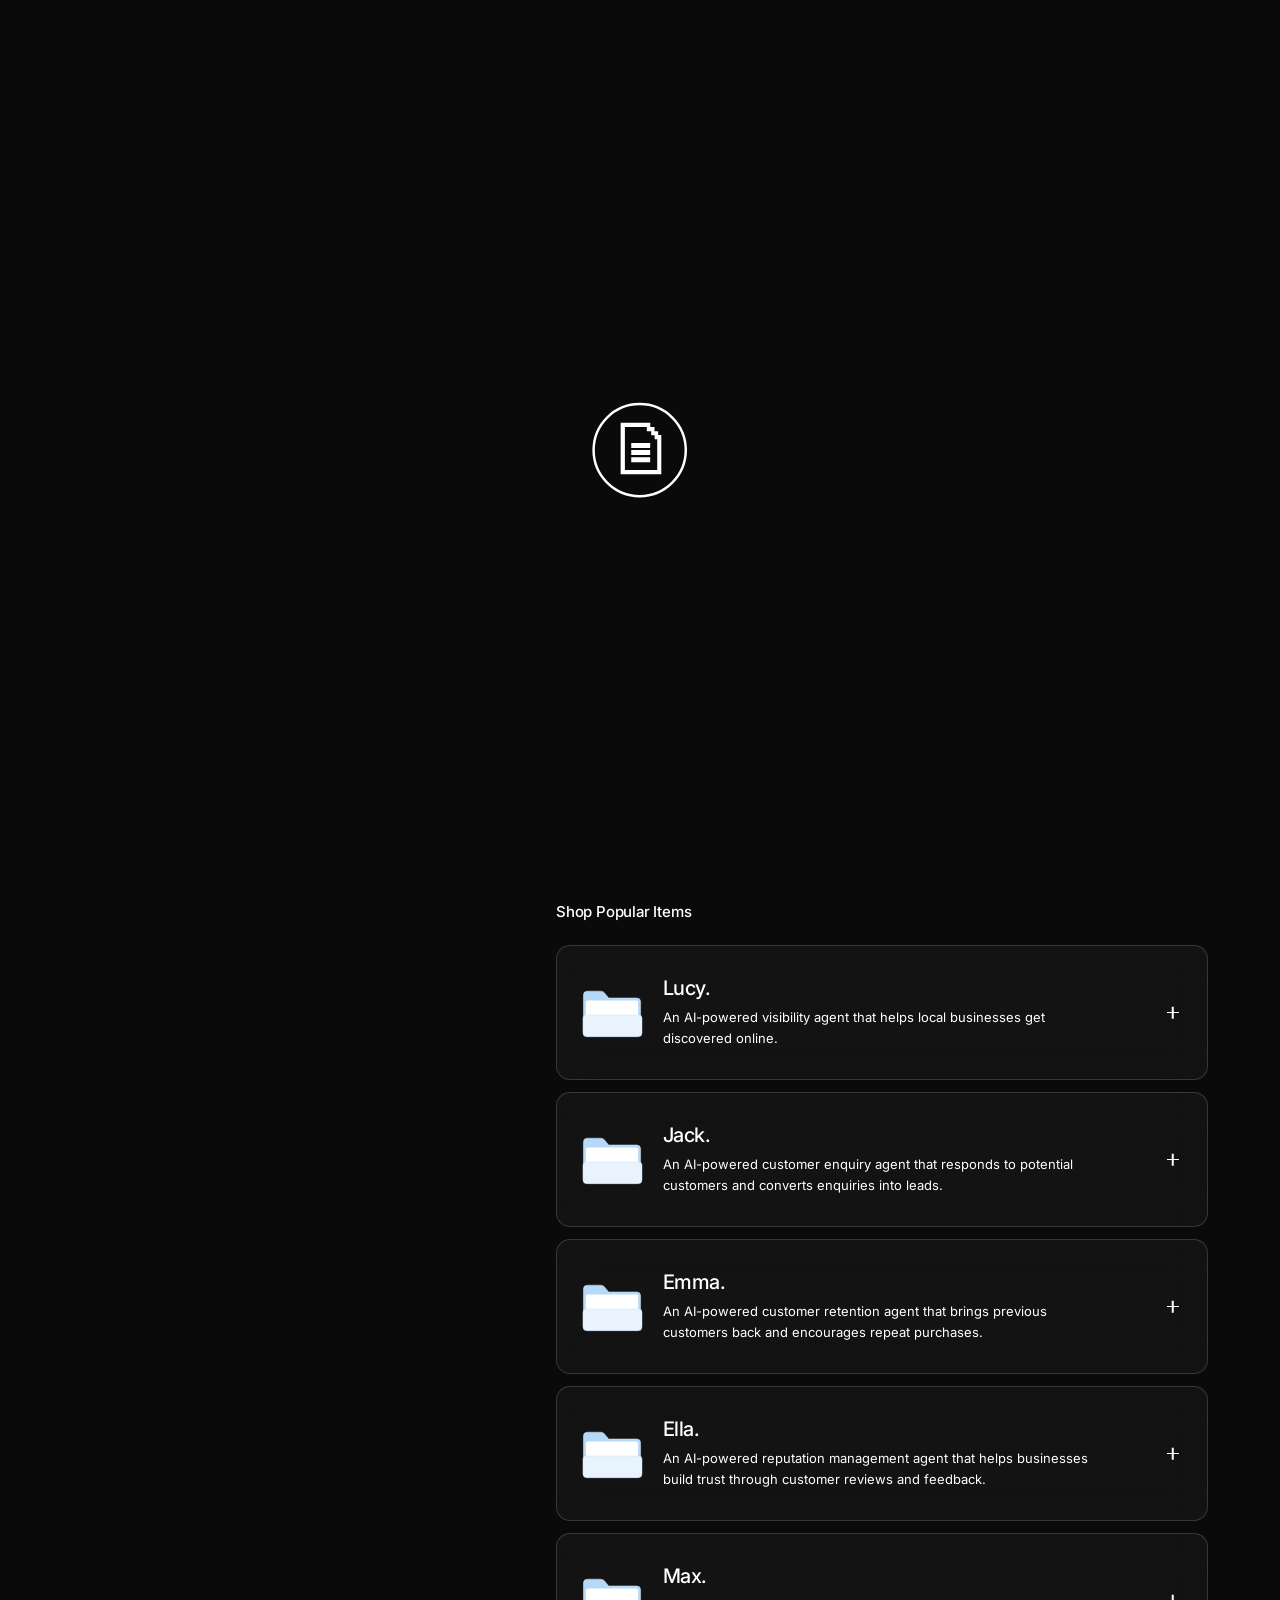
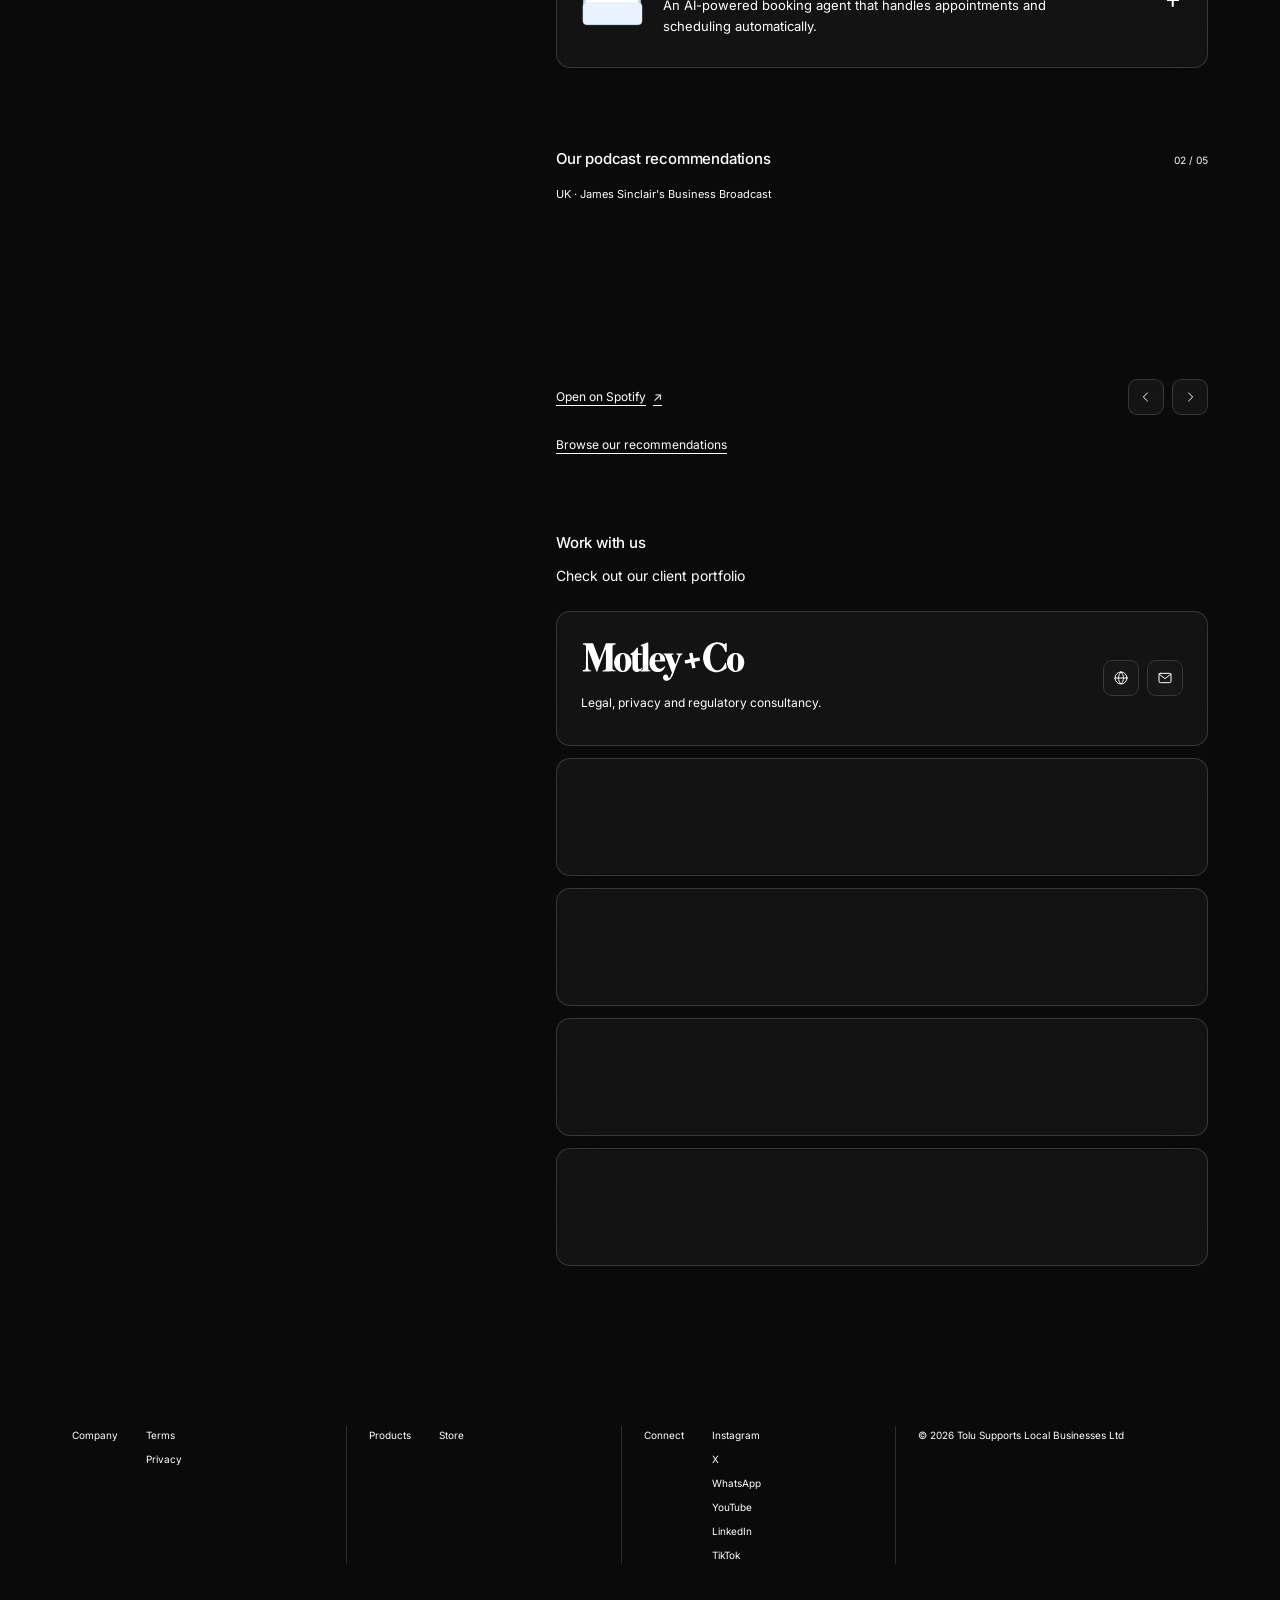
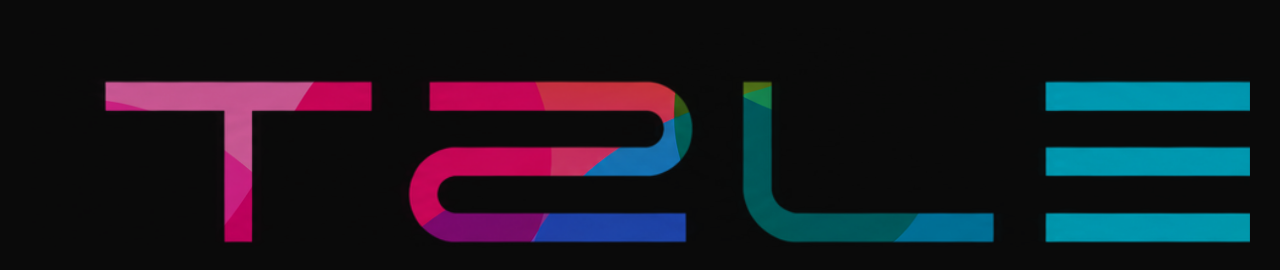
<file: index.html>
<!DOCTYPE html>
<html lang="en">
<head>
  <meta charset="UTF-8">
  <meta name="viewport" content="width=device-width, initial-scale=1.0">

  <title>ToluSupportsLocalBusinesses — Support for your business</title>
  <meta name="description" content="Save time, increase profit and reduce expenses in your business with ToluSupportsLocalBusinesses.">
  <link rel="preconnect" href="https://fonts.googleapis.com">
  <link rel="preconnect" href="https://fonts.gstatic.com" crossorigin>
  <link href="https://fonts.googleapis.com/css2?family=Inter:wght@400;500;600;700&display=swap" rel="stylesheet">

<!-- TSLB opening animation: no homepage content changes -->
<style id="tslb-intro-style">
  body { background: #0A0A0A; color: #FFFFFF; }
  html.tslb-opening { overflow: hidden; }
  .tslb-intro {
    position: fixed; inset: 0; z-index: 2147483647;
    display: none; place-items: center; background: #0A0A0A;
    opacity: 1; transition: opacity .48s ease;
  }
  .tslb-opening .tslb-intro { display: grid; }
  .tslb-opening .tslb-intro.is-done { opacity: 0; pointer-events: none; }
  /* Pause the loading screen without a visible pause button. */
  .tslb-intro.is-paused .tslb-intro__ring { opacity: 0; }
  .tslb-intro.is-paused .tslb-intro__ring circle { animation-play-state: paused; }
  .tslb-intro__art { position: relative; width: min(72vw, 88.3872px); aspect-ratio: 1; }
  .tslb-intro__logo, .tslb-intro__ring {
    position: absolute; inset: 0; width: 100%; height: 100%; display: block;
  }
  .tslb-intro__logo { object-fit: contain; }
  .tslb-intro__ring {
    inset: 50% auto auto 50%; width: 145%; height: 145%;
    transform: translate(-50%, -48%); overflow: visible;
  }
  .tslb-intro__ring circle {
    fill: none; stroke: #FFFFFF; stroke-width: 24; stroke-linecap: round;
    stroke-dasharray: 2834; stroke-dashoffset: 2834;
    transform-origin: 624px 603px; transform: rotate(-90deg);
    animation: tslb-ring-draw 2.15s cubic-bezier(.35,.04,.23,1) forwards;
  }
  @keyframes tslb-ring-draw { to { stroke-dashoffset: 0; } }
  @media (max-width: 600px) {
    .tslb-intro__art { width: min(82vw, 76.3344px); }
    .tslb-intro__ring circle { stroke-width: 30; }
  }
  @media (prefers-reduced-motion: reduce) {
    .tslb-intro, .tslb-intro__ring circle { animation: none !important; transition: none !important; }
  }
</style>
<script>
(function () {
  try {
    if (sessionStorage.getItem('tslb-intro-seen') !== '1' &&
        !window.matchMedia('(prefers-reduced-motion: reduce)').matches) {
      document.documentElement.classList.add('tslb-opening');
    }
  } catch (error) {
    if (!window.matchMedia('(prefers-reduced-motion: reduce)').matches)
      document.documentElement.classList.add('tslb-opening');
  }
})();
</script>

<style id="tslb-home-image-style">
  html,body{margin:0;min-height:100%;width:100%}
  .tslb-home-image{position:relative;isolation:isolate;width:100%;height:100vh;height:100svh;overflow:hidden;background:#0A0A0A}
  .tslb-home-image img{
    display:block;width:100%;height:100vh;height:100svh;
    object-fit:cover;object-position:center;
    /* Keep the original shapes and colours, but substantially darker. */
    filter:brightness(.44) saturate(1.16);
    /* A gentle, moving ripple in the shapes; no added light or colours. */
    filter:brightness(.44) saturate(1.16) url(#tslb-colour-ripple);
    transform-origin:center center;
    will-change:transform;
    animation:tslb-background-flow 3.6s ease-in-out infinite;
  }
  /* Stronger organic drifting over the original artwork; no new colours or light. */
  @keyframes tslb-background-flow{
    0%,100%{transform:translate3d(-7.2%,3.5%,0) scale(1.30)}
    25%{transform:translate3d(7.2%,-6.0%,0) scale(1.32)}
    50%{transform:translate3d(7.5%,6.1%,0) scale(1.31)}
    75%{transform:translate3d(-7.3%,5.8%,0) scale(1.32)}
  }
  /* Dark translucent veil above the background, with the ripple visible below it. */
  .tslb-home-image::after{content:"";position:absolute;inset:0;z-index:1;background:rgba(0,0,0,.65);pointer-events:none}
  .tslb-ripple-definitions{position:absolute;width:0;height:0;overflow:hidden;pointer-events:none}
  /* Preserve the 85% dark overlay while keeping colours visible on narrow screens. */
  @media(max-width:600px){
    .tslb-home-image img{filter:brightness(.54) saturate(1.16) url(#tslb-colour-ripple)}
  }
  @media(prefers-reduced-motion:reduce){
    .tslb-home-image img{filter:brightness(.44) saturate(1.16);animation:none;transform:none}
  }
</style>

<style id="tslb-card-carousel-style">
  /* Frameless horizontal cycling cards, aligned with the right headline column
     of the supplied layout reference. All approved homepage effects stay intact. */
  .tslb-feature-carousel {
    position: absolute;
    z-index: 3;
    top: 23%;
    left: 42.2%;
    width: min(480px, 43vw);
    height: 210px;
    overflow: hidden;
    background: transparent;
    border: 0;
    box-shadow: none;
    --tslb-card-gap: 13px;
    -webkit-mask-image: linear-gradient(90deg, transparent, #000 5%, #000 95%, transparent);
    mask-image: linear-gradient(90deg, transparent, #000 5%, #000 95%, transparent);
  }
  .tslb-feature-carousel__track {
    display: flex;
    align-items: center;
    height: 100%;
    width: max-content;
    animation: tslb-cards-cycle 17s linear infinite;
    will-change: transform;
  }
  .tslb-feature-carousel__group {
    display: flex;
    align-items: center;
    flex: none;
    gap: var(--tslb-card-gap);
    padding-right: var(--tslb-card-gap);
    height: 100%;
  }
  @keyframes tslb-cards-cycle {
    from { transform: translateX(0); }
    to { transform: translateX(-50%); }
  }
  .tslb-feature-card {
    display: flex;
    flex-direction: column;
    flex: none;
    box-sizing: border-box;
    width: 134px;
    height: 182px;
    padding: 13px 12px 12px;
    overflow: hidden;
    color: #f7f8f4;
    border: 1px solid rgba(255,255,255,.22);
    border-radius: 10px;
    background: linear-gradient(148deg, rgba(31,43,38,.88), rgba(10,17,15,.94) 78%);
    box-shadow: 0 10px 24px rgba(0,0,0,.28), inset 0 1px 0 rgba(255,255,255,.05);
    -webkit-backdrop-filter: blur(12px);
    backdrop-filter: blur(12px);
  }
  .tslb-feature-card__eyebrow {
    font: 600 7px/1.4 ui-monospace, SFMono-Regular, Menlo, Monaco, Consolas, monospace;
    letter-spacing: .10em;
    text-transform: uppercase;
  }
  .tslb-feature-card__number {
    display: block;
    margin-top: 12px;
    font: 400 32px/1.08 ui-monospace, SFMono-Regular, Menlo, Monaco, Consolas, monospace;
    letter-spacing: -.07em;
    font-variant-numeric: tabular-nums;
  }
  .tslb-feature-card__number span {
    margin-left: 4px;
    color: rgba(255,255,255,.46);
    font-size: 10px;
    letter-spacing: 0;
  }
  .tslb-feature-card__bottom { margin-top: auto; }
  .tslb-feature-card__body {
    margin: 0 0 10px;
    color: rgba(241,247,239,.83);
    font: 400 8px/1.45 ui-monospace, SFMono-Regular, Menlo, Monaco, Consolas, monospace;
  }
  .tslb-feature-card__rule { height: 1px; background: rgba(255,255,255,.19); }
  .tslb-feature-card__footnote {
    display: block;
    padding-top: 8px;
    color: rgba(248,251,246,.60);
    font: 400 7px/1.3 ui-monospace, SFMono-Regular, Menlo, Monaco, Consolas, monospace;
  }
  @media (max-width: 800px) {
    .tslb-feature-carousel {
      top: 31%;
      left: auto;
      right: 18px;
      width: min(420px, calc(100vw - 36px));
      height: 190px;
    }
    .tslb-feature-card { width: 125px; height: 168px; }
    .tslb-feature-card__number { font-size: 30px; }
  }
  @media (max-width: 480px) {
    .tslb-feature-carousel {
      top: 34%;
      right: 16px;
      width: calc(100vw - 32px);
      height: 178px;
      --tslb-card-gap: 11px;
    }
    .tslb-feature-card { width: 118px; height: 157px; padding: 11px 10px; }
    .tslb-feature-card__number { font-size: 27px; }
    .tslb-feature-card__body { font-size: 7px; }
  }
  @media (prefers-reduced-motion: reduce) {
    .tslb-feature-carousel__track { animation: none; }
  }
</style>

<style id="tslb-hero-layout">
*{box-sizing:border-box}body,input,button{font-family:Inter,Arial,sans-serif}body{color:#fff}a{color:inherit;text-decoration:none}button,a,input{ -webkit-tap-highlight-color:transparent}button{color:inherit;cursor:pointer}button,input{font:inherit}button:focus-visible,a:focus-visible,input:focus-visible{outline:2px solid white;outline-offset:5px}
.tslb-home-image{position:fixed;inset:0;z-index:-1;pointer-events:none}.tslb-home-image>img{position:absolute;inset:0}.site-header{max-width:1200px;margin:auto;display:flex;justify-content:space-between;align-items:center;padding:32px 32px 24px;gap:24px}.wordmark{display:block;width:184px;height:40px;object-fit:contain;mix-blend-mode:screen}.site-nav{display:flex;gap:12px}.glass-button{display:inline-flex;align-items:center;justify-content:center;gap:9px;min-height:44px;padding:12px 20px;border:1px solid #ffffff30;border-radius:10px;background:#ffffff0c;backdrop-filter:blur(16px);font-size:13px;font-weight:500;transition:background .2s,border-color .2s}.glass-button:hover,.glass-button:active{background:#000;border-color:#ffffff60}.chat-icon{width:15px;height:15px}.hero-layout{position:relative;max-width:1200px;margin:52px auto 0;padding:0 32px 112px;display:grid;grid-template-columns:380px minmax(0,1fr);gap:104px;align-items:start}.intro-panel{position:sticky;top:48px;margin-top:35px;background:#050505;border:1px solid #ffffff45;border-radius:10px;box-shadow:0 24px 64px #0006;overflow:hidden}.window-bar{height:30px;display:flex;align-items:center;justify-content:space-between;padding:0 12px;border-bottom:1px solid #ffffff20;background:#ffffff0b}.window-dots{display:flex;gap:5px}.window-dots i{width:6px;height:6px;border-radius:50%;border:1px solid #ffffff90}.window-title{font-size:9px;letter-spacing:.05em}.window-controls{font-size:12px;letter-spacing:5px}.tweet{padding:25px 24px 28px}.tweet-header{display:flex;gap:12px;align-items:center;margin-bottom:24px}.brand-avatar{width:39px;height:39px;flex:none}.tweet-name{font-size:12px;font-weight:600;line-height:1.5}.tweet-handle{font-size:11px;line-height:1.6}.tweet p{font-size:15px;line-height:1.7;margin:0 0 20px}.tweet p:last-child{margin-bottom:0}.hero-content{min-width:0}h1{font-size:clamp(29px,3vw,38px);font-weight:600;line-height:1.19;letter-spacing:-1.4px;margin:0 0 23px;max-width:570px}.tslb-feature-carousel{position:relative;inset:auto;width:100%;height:190px;margin:0 0 23px;--tslb-card-gap:13px}.tslb-feature-card{padding:0;width:143px;height:177px;background:linear-gradient(135deg,#ffffff16,#0a0a0aa8);border:1px solid #ffffff40;border-radius:8px;color:#fff}.tslb-feature-card:before{content:'○ ○ ○';font:9px Inter,sans-serif;letter-spacing:1px;padding:6px 9px;border-bottom:1px solid #ffffff24;background:#ffffff08}.tslb-feature-card__eyebrow{font:500 8px Inter,sans-serif;margin:12px 12px 0;letter-spacing:0}.tslb-feature-card__number{font:400 29px Inter,sans-serif;margin:8px 12px 0;letter-spacing:-1px}.tslb-feature-card__number span{color:#fff;font-size:9px}.tslb-feature-card__bottom{padding:0 12px 12px}.tslb-feature-card__body{font:400 9px/1.5 Inter,sans-serif;color:#fff;margin-bottom:8px}.tslb-feature-card__footnote{font:400 8px/1.4 Inter,sans-serif;color:#fff;padding-top:7px}.tslb-feature-carousel:focus-within .tslb-feature-carousel__track,.tslb-feature-carousel:hover .tslb-feature-carousel__track{animation-play-state:paused}.hero-copy{font-size:14px;line-height:1.65;max-width:510px;margin:0}.subscription{margin-top:32px}.social-proof{font-size:14px;line-height:1.7;margin:0 0 26px;max-width:440px}.subscribe-label{display:block;font-size:13px;line-height:1.6;margin-bottom:12px}.subscribe-form{display:flex;gap:8px;padding:6px;border:1px solid #ffffff35;border-radius:11px;background:#ffffff0b;backdrop-filter:blur(20px)}.subscribe-form input{min-width:0;width:100%;padding:10px 9px;background:transparent;border:0;color:#fff;font-size:13px}.subscribe-form input::placeholder{color:#fff;opacity:.8}.subscribe-form .glass-button{min-height:42px;padding:10px 17px}.resource-count{font-size:12px;margin:14px 0 0;line-height:1.6}.resource-count strong{font-weight:600;margin-right:5px}.form-status{font-size:12px;line-height:1.5;margin:10px 0 0}.chat-dialog{border:1px solid #ffffff45;border-radius:14px;background:#0a0a0a;color:white;width:min(420px,calc(100vw - 32px));padding:28px}.chat-dialog::backdrop{background:#0009;backdrop-filter:blur(8px)}.chat-dialog h2{font-size:24px;letter-spacing:-.7px;margin:16px 0}.chat-dialog p{font-size:14px;line-height:1.7}.dialog-close{float:right;border:0;background:transparent;font-size:24px;padding:0 4px}.chat-dialog .glass-button{margin-top:12px}
@media(min-width:900px){.hero-content{padding-bottom:72px}}
@media(max-width:1000px){.hero-layout{grid-template-columns:320px minmax(0,1fr);gap:56px}.tweet{padding:22px 20px}.site-header{padding-top:24px}}
@media(max-width:760px){.site-header{padding:22px 20px;gap:12px}.wordmark{width:125px;height:28px}.site-nav{gap:7px}.site-nav .glass-button{font-size:11px;min-height:40px;padding:10px 12px}.chat-icon{display:none}.hero-layout{margin-top:30px;grid-template-columns:1fr;gap:36px;padding:0 24px 72px}.intro-panel{position:relative;top:auto;margin:0;max-width:480px;width:100%}.hero-content{max-width:560px;width:100%}h1{font-size:32px;letter-spacing:-1px;line-height:1.2}.tslb-feature-carousel{inset:auto;width:100%;height:190px}.tweet p{font-size:14px}.tweet-header{margin-bottom:18px}.subscription{margin-top:28px}}
@media(prefers-reduced-motion:reduce){*{scroll-behavior:auto!important}.tslb-feature-carousel__track{animation:none;transform:none}.tslb-feature-carousel{overflow-x:auto;mask-image:none;-webkit-mask-image:none}.tslb-feature-carousel__group[aria-hidden]{display:none}}
</style>
<link rel="stylesheet" href="/landing.css">
<script src="/site-config.js" defer></script>
<script src="/landing.js" defer></script>
</head>

<body>

  <svg class="tslb-ripple-definitions" xmlns="http://www.w3.org/2000/svg" aria-hidden="true" focusable="false">
    <defs>
      <filter id="tslb-colour-ripple" x="-2%" y="-2%" width="104%" height="104%">
        <feTurbulence type="fractalNoise" baseFrequency=".004 .005" numOctaves="1" seed="3" result="tslb-waves">
          <animate attributeName="baseFrequency" values=".004 .005;.007 .003;.0028 .007;.004 .005" dur="2.4s" repeatCount="indefinite" />
        </feTurbulence>
        <feDisplacementMap in="SourceGraphic" in2="tslb-waves" scale="42" xChannelSelector="R" yChannelSelector="G">
          <animate attributeName="scale" values="38;65;41;62;38" dur="2.4s" repeatCount="indefinite" />
        </feDisplacementMap>
      </filter>
    </defs>
  </svg>
<div class="tslb-home-image" aria-hidden="true"><img src="/assets/tslb-home-background.png" alt="" width="1254" height="1254" fetchpriority="high"></div>
<header class="site-header"><a href="/" aria-label="ToluSupportsLocalBusinesses home"><img class="wordmark" src="/assets/tslb-wordmark.png" alt="TSLB" width="184" height="40"></a><nav class="site-nav" aria-label="Main navigation"><a class="glass-button" href="mailto:hello@tolusupportslocalbusinesses.com">Contact us</a><button class="glass-button" id="open-chat" type="button"><svg class="chat-icon" viewBox="0 0 24 24" fill="none" stroke="currentColor" stroke-width="1.5" aria-hidden="true"><path d="M20 11.5a8 8 0 0 1-8 8H4l-2 2V11.5a9 9 0 1 1 18 0Z"/></svg>Live Chat</button></nav></header>
<main class="hero-layout"><aside class="intro-panel" aria-label="About ToluSupportsLocalBusinesses"><div class="window-bar" aria-hidden="true"><span class="window-dots"><i></i><i></i><i></i></span><span class="window-title">TSLB</span><span class="window-controls">− ×</span></div><article class="tweet"><header class="tweet-header"><svg class="brand-avatar" viewBox="194 193 850 850" role="img" aria-label="TSLB icon"><path fill="white" fill-rule="evenodd" d="M432 355 H716 V396 H757 V437 H792 V473 H822 V849 H431 V355 Z M473 396 H683 V436 H725 V474 H758 V512 H783 V808 H472 V396 Z"/><path fill="white" d="M533 548 H715 V596 H533 Z M533 617 H715 V665 H533 Z M533 685 H715 V734 H533 Z"/></svg><div><div class="tweet-name">ToluSupportsLocalBusinesses</div><div class="tweet-handle">@tolusupportslocalbusinesses</div></div></header><p>Lorem ipsum dolor sit amet, consectetur adipiscing elit. Sed do eiusmod tempor incididunt ut labore et dolore magna aliqua.</p><p>Ut enim ad minim veniam, quis nostrud exercitation ullamco laboris nisi ut aliquip ex ea commodo consequat.</p><p>Duis aute irure dolor in reprehenderit in voluptate velit esse cillum dolore eu fugiat nulla pariatur.</p></article></aside>
<div class="hero-content"><h1>Save time, increase profit &amp; reduce expenses in your business with our support</h1>  <section class="tslb-feature-carousel" aria-label="Continuously cycling Lorem Ipsum cards">
    <div class="tslb-feature-carousel__track">
      <div class="tslb-feature-carousel__group">
        <article class="tslb-feature-card" aria-label="Placeholder card 1 of 7">
                <span class="tslb-feature-card__eyebrow">Lorem ipsum</span>
                <span class="tslb-feature-card__number">01<span>/ 07</span></span>
                <div class="tslb-feature-card__bottom">
                  <p class="tslb-feature-card__body">Lorem ipsum dolor sit amet, consectetur adipiscing elit.</p>
                  <div class="tslb-feature-card__rule"></div>
                  <small class="tslb-feature-card__footnote">Lorem ipsum dolor</small>
                </div>
              </article>
        <article class="tslb-feature-card" aria-label="Placeholder card 2 of 7">
                <span class="tslb-feature-card__eyebrow">Lorem ipsum</span>
                <span class="tslb-feature-card__number">02<span>/ 07</span></span>
                <div class="tslb-feature-card__bottom">
                  <p class="tslb-feature-card__body">Lorem ipsum dolor sit amet, sed do eiusmod tempor.</p>
                  <div class="tslb-feature-card__rule"></div>
                  <small class="tslb-feature-card__footnote">Lorem ipsum dolor</small>
                </div>
              </article>
        <article class="tslb-feature-card" aria-label="Placeholder card 3 of 7">
                <span class="tslb-feature-card__eyebrow">Lorem ipsum</span>
                <span class="tslb-feature-card__number">03<span>/ 07</span></span>
                <div class="tslb-feature-card__bottom">
                  <p class="tslb-feature-card__body">Lorem ipsum dolor sit amet, ut enim ad minim.</p>
                  <div class="tslb-feature-card__rule"></div>
                  <small class="tslb-feature-card__footnote">Lorem ipsum dolor</small>
                </div>
              </article>
        <article class="tslb-feature-card" aria-label="Placeholder card 4 of 7">
                <span class="tslb-feature-card__eyebrow">Lorem ipsum</span>
                <span class="tslb-feature-card__number">04<span>/ 07</span></span>
                <div class="tslb-feature-card__bottom">
                  <p class="tslb-feature-card__body">Lorem ipsum dolor sit amet, quis nostrud exercitation.</p>
                  <div class="tslb-feature-card__rule"></div>
                  <small class="tslb-feature-card__footnote">Lorem ipsum dolor</small>
                </div>
              </article>
        <article class="tslb-feature-card" aria-label="Placeholder card 5 of 7">
                <span class="tslb-feature-card__eyebrow">Lorem ipsum</span>
                <span class="tslb-feature-card__number">05<span>/ 07</span></span>
                <div class="tslb-feature-card__bottom">
                  <p class="tslb-feature-card__body">Lorem ipsum dolor sit amet, laboris nisi ut aliquip.</p>
                  <div class="tslb-feature-card__rule"></div>
                  <small class="tslb-feature-card__footnote">Lorem ipsum dolor</small>
                </div>
              </article>
        <article class="tslb-feature-card" aria-label="Placeholder card 6 of 7">
                <span class="tslb-feature-card__eyebrow">Lorem ipsum</span>
                <span class="tslb-feature-card__number">06<span>/ 07</span></span>
                <div class="tslb-feature-card__bottom">
                  <p class="tslb-feature-card__body">Lorem ipsum dolor sit amet, duis aute irure dolor.</p>
                  <div class="tslb-feature-card__rule"></div>
                  <small class="tslb-feature-card__footnote">Lorem ipsum dolor</small>
                </div>
              </article>
        <article class="tslb-feature-card" aria-label="Placeholder card 7 of 7">
                <span class="tslb-feature-card__eyebrow">Lorem ipsum</span>
                <span class="tslb-feature-card__number">07<span>/ 07</span></span>
                <div class="tslb-feature-card__bottom">
                  <p class="tslb-feature-card__body">Lorem ipsum dolor sit amet, excepteur sint occaecat.</p>
                  <div class="tslb-feature-card__rule"></div>
                  <small class="tslb-feature-card__footnote">Lorem ipsum dolor</small>
                </div>
              </article>
      </div>
      <div class="tslb-feature-carousel__group" aria-hidden="true">
        <article class="tslb-feature-card" aria-label="Duplicate placeholder card 1 of 7">
                <span class="tslb-feature-card__eyebrow">Lorem ipsum</span>
                <span class="tslb-feature-card__number">01<span>/ 07</span></span>
                <div class="tslb-feature-card__bottom">
                  <p class="tslb-feature-card__body">Lorem ipsum dolor sit amet, consectetur adipiscing elit.</p>
                  <div class="tslb-feature-card__rule"></div>
                  <small class="tslb-feature-card__footnote">Lorem ipsum dolor</small>
                </div>
              </article>
        <article class="tslb-feature-card" aria-label="Duplicate placeholder card 2 of 7">
                <span class="tslb-feature-card__eyebrow">Lorem ipsum</span>
                <span class="tslb-feature-card__number">02<span>/ 07</span></span>
                <div class="tslb-feature-card__bottom">
                  <p class="tslb-feature-card__body">Lorem ipsum dolor sit amet, sed do eiusmod tempor.</p>
                  <div class="tslb-feature-card__rule"></div>
                  <small class="tslb-feature-card__footnote">Lorem ipsum dolor</small>
                </div>
              </article>
        <article class="tslb-feature-card" aria-label="Duplicate placeholder card 3 of 7">
                <span class="tslb-feature-card__eyebrow">Lorem ipsum</span>
                <span class="tslb-feature-card__number">03<span>/ 07</span></span>
                <div class="tslb-feature-card__bottom">
                  <p class="tslb-feature-card__body">Lorem ipsum dolor sit amet, ut enim ad minim.</p>
                  <div class="tslb-feature-card__rule"></div>
                  <small class="tslb-feature-card__footnote">Lorem ipsum dolor</small>
                </div>
              </article>
        <article class="tslb-feature-card" aria-label="Duplicate placeholder card 4 of 7">
                <span class="tslb-feature-card__eyebrow">Lorem ipsum</span>
                <span class="tslb-feature-card__number">04<span>/ 07</span></span>
                <div class="tslb-feature-card__bottom">
                  <p class="tslb-feature-card__body">Lorem ipsum dolor sit amet, quis nostrud exercitation.</p>
                  <div class="tslb-feature-card__rule"></div>
                  <small class="tslb-feature-card__footnote">Lorem ipsum dolor</small>
                </div>
              </article>
        <article class="tslb-feature-card" aria-label="Duplicate placeholder card 5 of 7">
                <span class="tslb-feature-card__eyebrow">Lorem ipsum</span>
                <span class="tslb-feature-card__number">05<span>/ 07</span></span>
                <div class="tslb-feature-card__bottom">
                  <p class="tslb-feature-card__body">Lorem ipsum dolor sit amet, laboris nisi ut aliquip.</p>
                  <div class="tslb-feature-card__rule"></div>
                  <small class="tslb-feature-card__footnote">Lorem ipsum dolor</small>
                </div>
              </article>
        <article class="tslb-feature-card" aria-label="Duplicate placeholder card 6 of 7">
                <span class="tslb-feature-card__eyebrow">Lorem ipsum</span>
                <span class="tslb-feature-card__number">06<span>/ 07</span></span>
                <div class="tslb-feature-card__bottom">
                  <p class="tslb-feature-card__body">Lorem ipsum dolor sit amet, duis aute irure dolor.</p>
                  <div class="tslb-feature-card__rule"></div>
                  <small class="tslb-feature-card__footnote">Lorem ipsum dolor</small>
                </div>
              </article>
        <article class="tslb-feature-card" aria-label="Duplicate placeholder card 7 of 7">
                <span class="tslb-feature-card__eyebrow">Lorem ipsum</span>
                <span class="tslb-feature-card__number">07<span>/ 07</span></span>
                <div class="tslb-feature-card__bottom">
                  <p class="tslb-feature-card__body">Lorem ipsum dolor sit amet, excepteur sint occaecat.</p>
                  <div class="tslb-feature-card__rule"></div>
                  <small class="tslb-feature-card__footnote">Lorem ipsum dolor</small>
                </div>
              </article>
      </div>
    </div>
  </section>
<p class="hero-copy">Lorem ipsum dolor sit amet, consectetur adipiscing elit. Sed do eiusmod tempor incididunt ut labore et dolore magna aliqua. Ut enim ad minim veniam, quis nostrud exercitation.</p>
<section class="subscription" aria-label="TSLB updates"><p class="social-proof"><strong>1,000+ business owners</strong> find our resources useful. You probably will too.</p><label class="subscribe-label" for="subscriber-email">You can subscribe below to get access to TSLB updates</label><form class="subscribe-form" id="subscribe-form"><input id="subscriber-email" name="email" type="email" autocomplete="email" placeholder="Enter your email" required aria-describedby="subscribe-status"><button class="glass-button" type="submit">Subscribe</button></form><p class="form-status" id="subscribe-status" role="status"></p><p class="resource-count"><strong>256+</strong> free resources shared since 2020</p></section><section class="page-section" id="shop" aria-labelledby="shop-title"><h2 class="section-title" id="shop-title">Shop Popular Items</h2><div class="product-list"><details class="product-card" id="store-lucy"><summary><svg class="folder-icon" viewBox="0 0 128 108" aria-hidden="true"><path class="folder-back" d="M5 18a8 8 0 0 1 8-8h28a10 10 0 0 1 8 4l8 10h58a8 8 0 0 1 8 8v63a8 8 0 0 1-8 8H13a8 8 0 0 1-8-8Z"/><rect class="folder-paper" x="10" y="29" width="108" height="66" rx="4"/><path class="folder-front" d="M4 66a7 7 0 0 1 7-7h108a7 7 0 0 1 7 7v30a8 8 0 0 1-8 8H12a8 8 0 0 1-8-8Z"/></svg><span><strong class="product-name">Lucy.</strong><span class="product-description">An AI-powered visibility agent that helps local businesses get discovered online.</span></span><span class="expand-sign" aria-hidden="true"></span></summary><div class="product-interior"><h3>What’s inside</h3><p>Google Business Profile monitoring, local SEO analysis, AI search visibility tracking, business listing management, competitor monitoring, performance dashboard.</p><a class="text-link" href="/store.html#lucy">View in store <span aria-hidden="true">↗</span></a></div></details><details class="product-card" id="store-jack"><summary><svg class="folder-icon" viewBox="0 0 128 108" aria-hidden="true"><path class="folder-back" d="M5 18a8 8 0 0 1 8-8h28a10 10 0 0 1 8 4l8 10h58a8 8 0 0 1 8 8v63a8 8 0 0 1-8 8H13a8 8 0 0 1-8-8Z"/><rect class="folder-paper" x="10" y="29" width="108" height="66" rx="4"/><path class="folder-front" d="M4 66a7 7 0 0 1 7-7h108a7 7 0 0 1 7 7v30a8 8 0 0 1-8 8H12a8 8 0 0 1-8-8Z"/></svg><span><strong class="product-name">Jack.</strong><span class="product-description">An AI-powered customer enquiry agent that responds to potential customers and converts enquiries into leads.</span></span><span class="expand-sign" aria-hidden="true"></span></summary><div class="product-interior"><h3>What’s inside</h3><p>WhatsApp integration, automated customer responses, lead capture, intelligent follow-ups, conversation management, lead tracking, performance dashboard.</p><a class="text-link" href="/store.html#jack">View in store <span aria-hidden="true">↗</span></a></div></details><details class="product-card" id="store-emma"><summary><svg class="folder-icon" viewBox="0 0 128 108" aria-hidden="true"><path class="folder-back" d="M5 18a8 8 0 0 1 8-8h28a10 10 0 0 1 8 4l8 10h58a8 8 0 0 1 8 8v63a8 8 0 0 1-8 8H13a8 8 0 0 1-8-8Z"/><rect class="folder-paper" x="10" y="29" width="108" height="66" rx="4"/><path class="folder-front" d="M4 66a7 7 0 0 1 7-7h108a7 7 0 0 1 7 7v30a8 8 0 0 1-8 8H12a8 8 0 0 1-8-8Z"/></svg><span><strong class="product-name">Emma.</strong><span class="product-description">An AI-powered customer retention agent that brings previous customers back and encourages repeat purchases.</span></span><span class="expand-sign" aria-hidden="true"></span></summary><div class="product-interior"><h3>What’s inside</h3><p>Customer database, automated reactivation campaigns, customer segmentation, personalised offers, loyalty management, repeat-purchase tracking.</p><a class="text-link" href="/store.html#emma">View in store <span aria-hidden="true">↗</span></a></div></details><details class="product-card" id="store-ella"><summary><svg class="folder-icon" viewBox="0 0 128 108" aria-hidden="true"><path class="folder-back" d="M5 18a8 8 0 0 1 8-8h28a10 10 0 0 1 8 4l8 10h58a8 8 0 0 1 8 8v63a8 8 0 0 1-8 8H13a8 8 0 0 1-8-8Z"/><rect class="folder-paper" x="10" y="29" width="108" height="66" rx="4"/><path class="folder-front" d="M4 66a7 7 0 0 1 7-7h108a7 7 0 0 1 7 7v30a8 8 0 0 1-8 8H12a8 8 0 0 1-8-8Z"/></svg><span><strong class="product-name">Ella.</strong><span class="product-description">An AI-powered reputation management agent that helps businesses build trust through customer reviews and feedback.</span></span><span class="expand-sign" aria-hidden="true"></span></summary><div class="product-interior"><h3>What’s inside</h3><p>Automated review requests, Google review monitoring, suggested review responses, customer feedback collection, sentiment analysis, reputation dashboard.</p><a class="text-link" href="/store.html#ella">View in store <span aria-hidden="true">↗</span></a></div></details><details class="product-card" id="store-max"><summary><svg class="folder-icon" viewBox="0 0 128 108" aria-hidden="true"><path class="folder-back" d="M5 18a8 8 0 0 1 8-8h28a10 10 0 0 1 8 4l8 10h58a8 8 0 0 1 8 8v63a8 8 0 0 1-8 8H13a8 8 0 0 1-8-8Z"/><rect class="folder-paper" x="10" y="29" width="108" height="66" rx="4"/><path class="folder-front" d="M4 66a7 7 0 0 1 7-7h108a7 7 0 0 1 7 7v30a8 8 0 0 1-8 8H12a8 8 0 0 1-8-8Z"/></svg><span><strong class="product-name">Max.</strong><span class="product-description">An AI-powered booking agent that handles appointments and scheduling automatically.</span></span><span class="expand-sign" aria-hidden="true"></span></summary><div class="product-interior"><h3>What’s inside</h3><p>Online booking system, calendar integration, real-time availability, automated confirmations, appointment reminders, cancellation and rescheduling management.</p><a class="text-link" href="/store.html#max">View in store <span aria-hidden="true">↗</span></a></div></details></div></section><section class="page-section podcast-section" id="podcasts" aria-labelledby="podcast-title"><div class="podcast-topline"><h2 class="section-title" id="podcast-title">Our podcast recommendations</h2><span class="podcast-counter" id="podcast-counter" aria-hidden="true">01 / 05</span></div><p class="podcast-label" id="podcast-label">For local business owners, wherever you do business.</p><iframe class="spotify-frame" id="featured-podcast" title="Recommended podcast on Spotify" src="https://open.spotify.com/embed/show/4e4ABUf4QkteF1ZVxsesSJ?utm_source=generator" width="100%" height="152" loading="lazy" allow="autoplay; clipboard-write; encrypted-media; fullscreen; picture-in-picture" allowfullscreen></iframe><div class="podcast-navigation"><a class="text-link" id="featured-podcast-link" href="https://open.spotify.com/show/4e4ABUf4QkteF1ZVxsesSJ" target="_blank" rel="noopener noreferrer">Open on Spotify <span aria-hidden="true">↗</span></a><div class="podcast-arrows"><button class="icon-button" id="podcast-prev" type="button" aria-label="Previous podcast"><svg viewBox="0 0 24 24" aria-hidden="true"><path d="m14 6-6 6 6 6"/></svg></button><button class="icon-button" id="podcast-next" type="button" aria-label="Next podcast"><svg viewBox="0 0 24 24" aria-hidden="true"><path d="m10 6 6 6-6 6"/></svg></button></div></div><details class="podcast-directory"><summary>Browse our recommendations</summary><div class="podcast-directory-list" id="podcast-directory"></div></details><p class="visually-hidden" id="podcast-status" role="status"></p></section><section class="page-section" id="work" aria-labelledby="work-title"><h2 class="section-title" id="work-title">Work with us</h2><p class="section-subtitle">Check out our client portfolio</p><div class="portfolio-list"><article class="portfolio-card has-client"><div><img class="motley-logo" src="/assets/motley-wordmark.svg" width="165" height="42" alt="Motley+Co"><p class="portfolio-description">Legal, privacy and regulatory consultancy.</p></div><div class="portfolio-actions"><span class="tooltip-wrap" data-tooltip="Visit website"><button class="icon-button" type="button" data-motley="website" aria-label="Visit Motley website"><svg viewBox="0 0 24 24" aria-hidden="true"><circle cx="12" cy="12" r="9"/><path d="M3 12h18M12 3c5 5 5 13 0 18-5-5-5-13 0-18Z"/></svg></button></span><span class="tooltip-wrap" data-tooltip="Contact for recommendation"><button class="icon-button" type="button" data-motley="reference" aria-label="Contact for recommendation"><svg viewBox="0 0 24 24" aria-hidden="true"><rect x="3" y="5" width="18" height="14" rx="2"/><path d="m3 6 9 7 9-7"/></svg></button></span></div></article><div class="portfolio-card portfolio-empty" aria-label="Portfolio slot 2 — not yet filled"></div><div class="portfolio-card portfolio-empty" aria-label="Portfolio slot 3 — not yet filled"></div><div class="portfolio-card portfolio-empty" aria-label="Portfolio slot 4 — not yet filled"></div><div class="portfolio-card portfolio-empty" aria-label="Portfolio slot 5 — not yet filled"></div></div></section></div></main><footer class="site-footer" aria-label="Footer"><div class="footer-grid"><section class="footer-column"><h2>Company</h2><div class="footer-links"><button class="footer-link" type="button" data-policy="terms">Terms</button><button class="footer-link" type="button" data-policy="privacy">Privacy</button></div></section><section class="footer-column"><h2>Products</h2><div class="footer-links"><a class="footer-link" href="/store.html">Store</a></div></section><section class="footer-column"><h2>Connect</h2><div class="footer-links"><button class="footer-link" type="button" data-social="Instagram">Instagram</button><button class="footer-link" type="button" data-social="X">X</button><button class="footer-link" type="button" data-social="WhatsApp">WhatsApp</button><button class="footer-link" type="button" data-social="YouTube">YouTube</button><button class="footer-link" type="button" data-social="LinkedIn">LinkedIn</button><button class="footer-link" type="button" data-social="TikTok">TikTok</button></div></section><section class="footer-column"><p class="footer-copyright">© <span data-current-year>2026</span> Tolu Supports Local Businesses Ltd</p></section></div><div class="footer-wordmark"><svg viewBox="0 0 1000 180" role="img" aria-label="TSLB"><defs><mask id="tslb-footer-mask" maskUnits="userSpaceOnUse" x="0" y="0" width="1000" height="180"><image href="/assets/tslb-wordmark.png" x="0" y="0" width="1000" height="180"/></mask></defs><g mask="url(#tslb-footer-mask)"><image class="footer-art" href="/assets/tslb-home-background.png" x="0" y="-410" width="1000" height="1000" preserveAspectRatio="xMidYMid slice"/></g></svg></div></footer>
<dialog class="site-dialog" id="site-dialog" aria-labelledby="site-dialog-title"><button class="dialog-close" type="button" aria-label="Close information">×</button><h2 id="site-dialog-title"></h2><div id="site-dialog-content"></div></dialog>
<dialog class="chat-dialog" id="chat-dialog" aria-labelledby="chat-title"><button class="dialog-close" type="button" aria-label="Close chat">×</button><h2 id="chat-title">Let’s talk.</h2><p>Live chat is being set up. You can reach us by email in the meantime.</p><a class="glass-button" href="mailto:hello@tolusupportslocalbusinesses.com">Email us ↗</a></dialog>
<script>
const chatDialog=document.getElementById('chat-dialog');
document.getElementById('open-chat').addEventListener('click',()=>chatDialog.showModal());
chatDialog.querySelector('.dialog-close').addEventListener('click',()=>chatDialog.close());
chatDialog.addEventListener('click',event=>{if(event.target===chatDialog){const r=chatDialog.getBoundingClientRect();if(event.clientX<r.left||event.clientX>r.right||event.clientY<r.top||event.clientY>r.bottom)chatDialog.close();}});
document.getElementById('subscribe-form').addEventListener('submit',event=>{event.preventDefault();document.getElementById('subscribe-status').textContent='Subscriptions will open soon. Please check back for TSLB updates.';});
</script>



<!-- Logo animation only. Existing homepage markup above is unchanged. -->
<div class="tslb-intro" id="tslb-intro" role="button" tabindex="0" aria-pressed="false" aria-label="Loading animation. Click or press Enter to pause.">
  <div class="tslb-intro__art">
    <svg class="tslb-intro__logo" viewBox="194 193 850 850" aria-label="ToluSupportsLocalBusinesses logo" role="img" xmlns="http://www.w3.org/2000/svg">
      <path fill="#FFFFFF" fill-rule="evenodd" d="M432 355 H716 V396 H757 V437 H792 V473 H822 V849 H431 V355 Z M473 396 H683 V436 H725 V474 H758 V512 H783 V808 H472 V396 Z"></path>
      <path fill="#FFFFFF" d="M533 548 H715 V596 H533 Z M533 617 H715 V665 H533 Z M533 685 H715 V734 H533 Z"></path>
    </svg>
    <svg class="tslb-intro__ring" viewBox="0 0 1254 1254" aria-hidden="true">
      <circle cx="624" cy="603" r="451"></circle>
    </svg>
  </div>
</div>
<script>
(function () {
  'use strict';
  if (!document.documentElement.classList.contains('tslb-opening')) return;
  var intro = document.getElementById('tslb-intro');
  var remaining = 2520;
  var startedAt = 0;
  var timer;
  var exiting = false;

  function finishLoading() {
    if (exiting) return;
    exiting = true;
    intro.classList.add('is-done');
    try { sessionStorage.setItem('tslb-intro-seen', '1'); } catch (error) {}
    window.setTimeout(function () {
      document.documentElement.classList.remove('tslb-opening');
      intro.setAttribute('aria-hidden', 'true');
      intro.setAttribute('tabindex', '-1');
    }, 490);
  }

  function resumeTimer() {
    startedAt = performance.now();
    timer = window.setTimeout(finishLoading, remaining);
  }

  function toggleLoading() {
    if (exiting) return;
    var paused = intro.classList.toggle('is-paused');
    intro.setAttribute('aria-pressed', String(paused));
    intro.setAttribute('aria-label', paused
      ? 'Loading paused. Click or press Enter to resume.'
      : 'Loading animation. Click or press Enter to pause.');
    if (paused) {
      window.clearTimeout(timer);
      remaining = Math.max(0, remaining - (performance.now() - startedAt));
    } else {
      resumeTimer();
    }
  }

  intro.addEventListener('click', toggleLoading);
  intro.addEventListener('keydown', function (event) {
    if (event.key === 'Enter' || event.key === ' ') {
      event.preventDefault();
      toggleLoading();
    }
  });
  resumeTimer();
})();
</script>
</body>
</html>
</file>
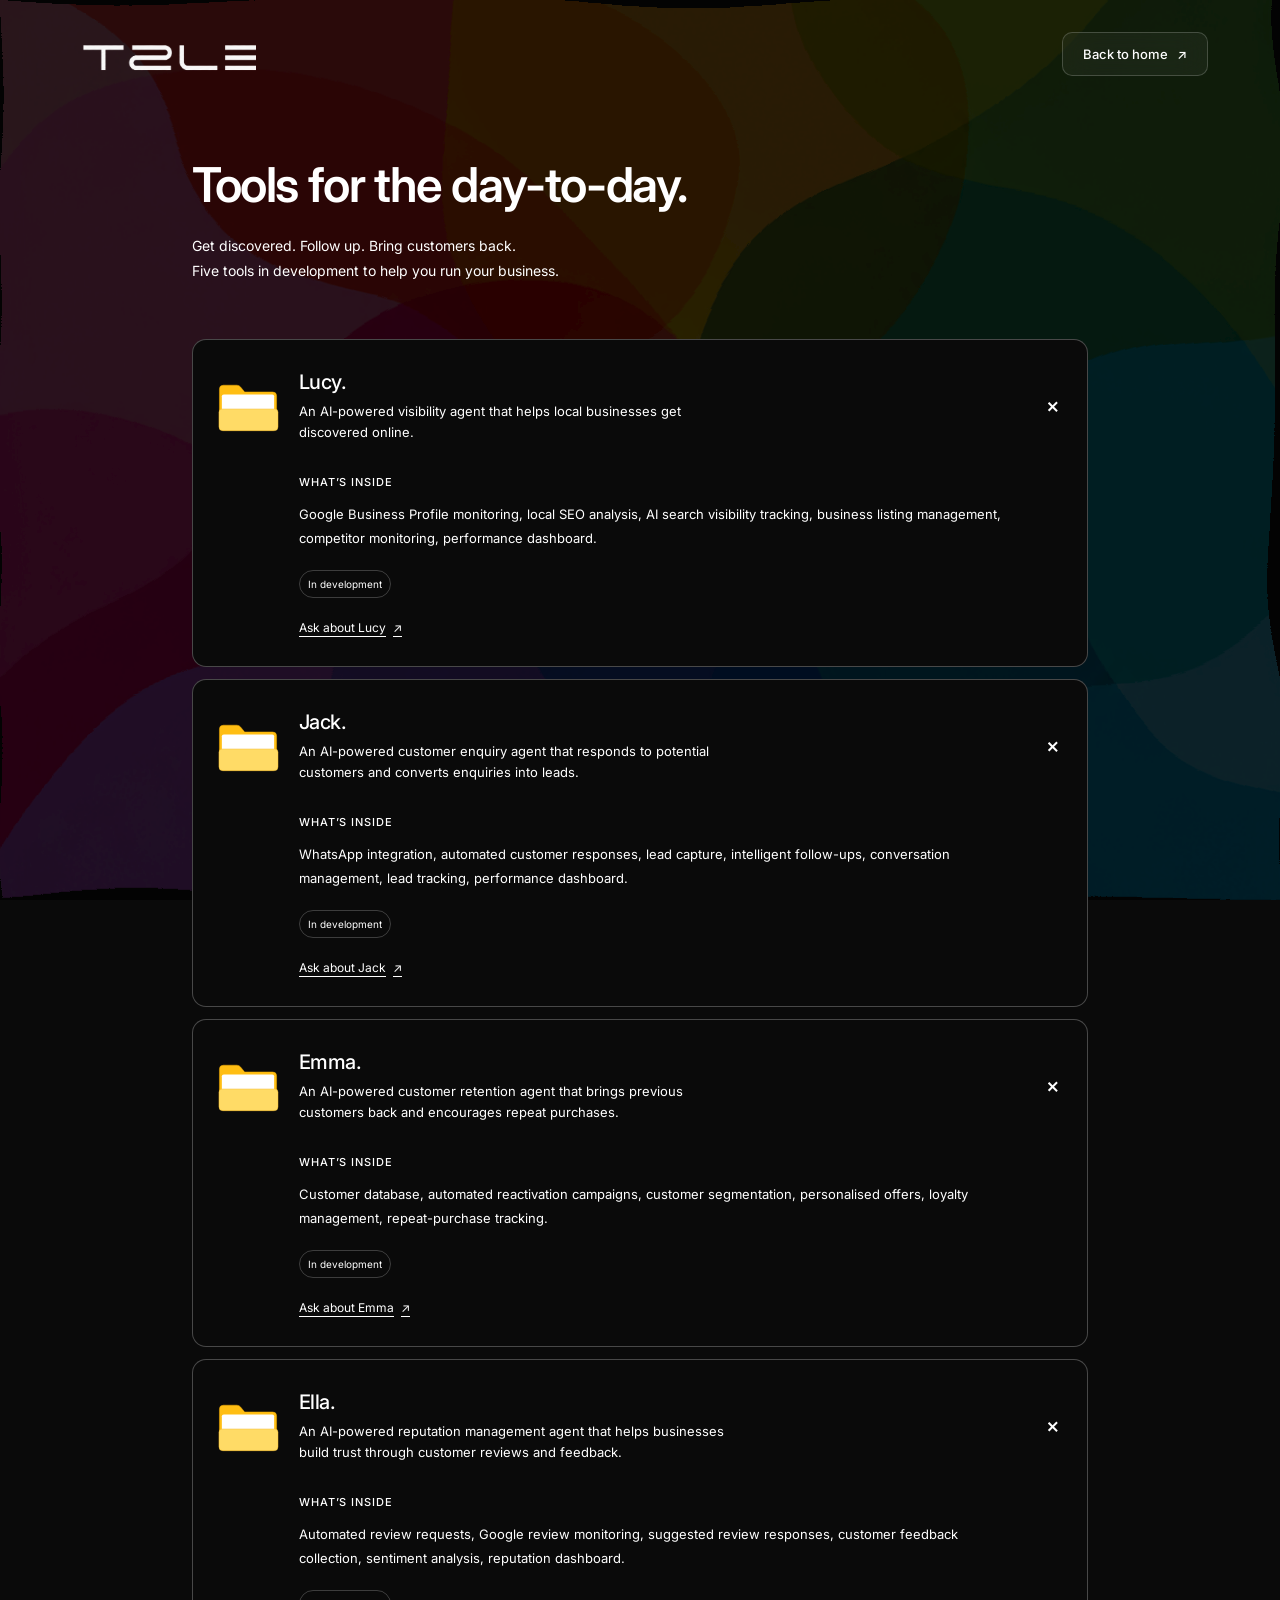
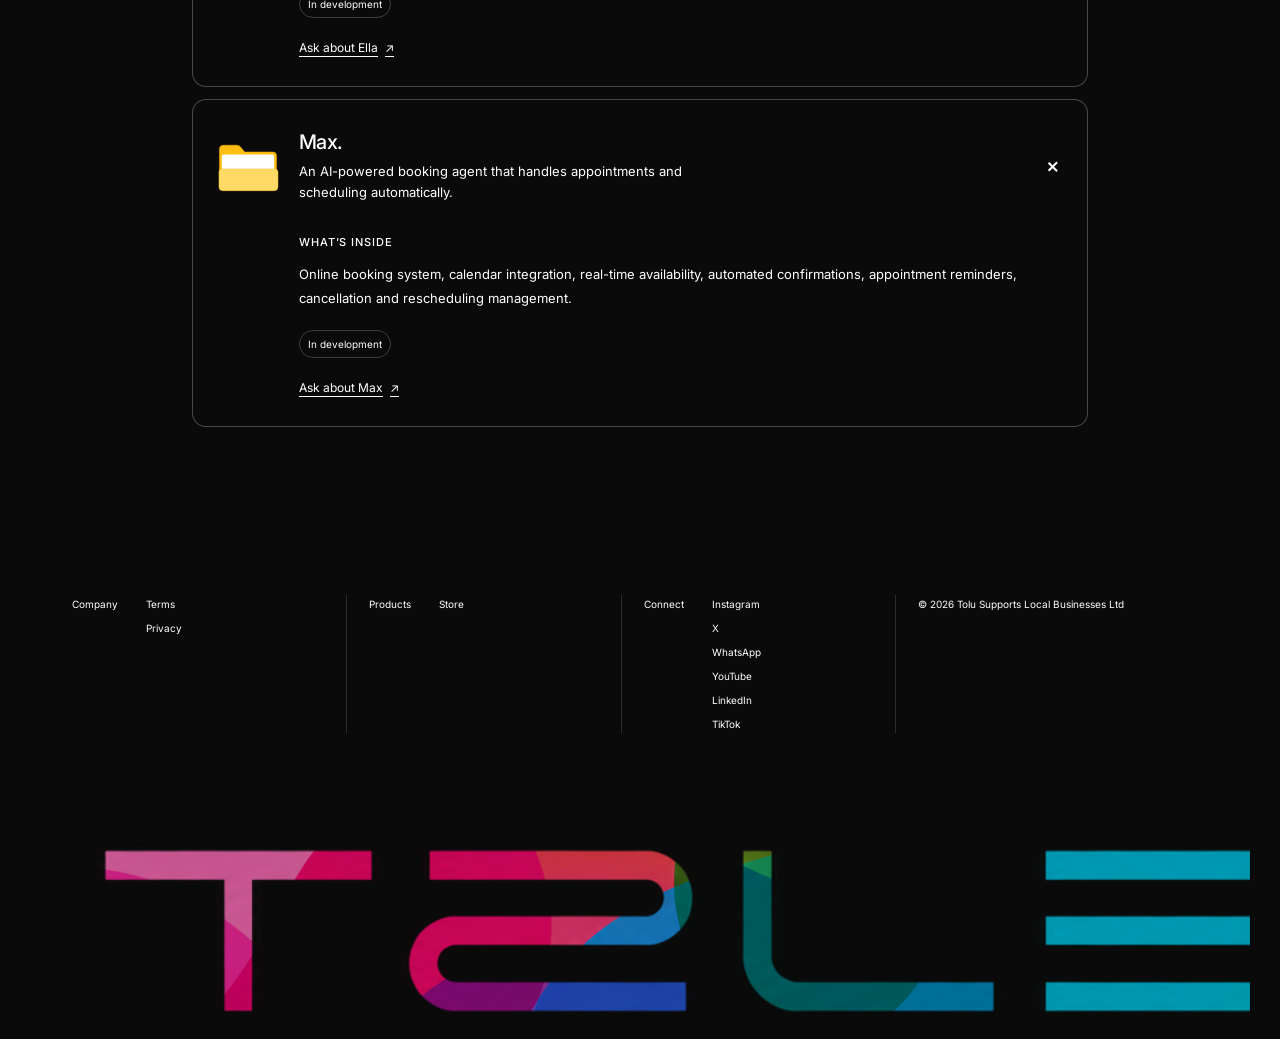
<file: store.html>
<!DOCTYPE html>
<html lang="en">
<head>
  <meta charset="UTF-8">
  <meta name="viewport" content="width=device-width, initial-scale=1.0">

  <title>Store — ToluSupportsLocalBusinesses</title>
  <meta name="description" content="Meet Lucy, Jack, Emma, Ella and Max — tools in development for local businesses.">
  <link rel="preconnect" href="https://fonts.googleapis.com">
  <link rel="preconnect" href="https://fonts.gstatic.com" crossorigin>
  <link href="https://fonts.googleapis.com/css2?family=Inter:wght@400;500;600;700&display=swap" rel="stylesheet">

<!-- TSLB opening animation: no homepage content changes -->
<style id="tslb-intro-style">
  body { background: #0A0A0A; color: #FFFFFF; }
  html.tslb-opening { overflow: hidden; }
  .tslb-intro {
    position: fixed; inset: 0; z-index: 2147483647;
    display: none; place-items: center; background: #0A0A0A;
    opacity: 1; transition: opacity .48s ease;
  }
  .tslb-opening .tslb-intro { display: grid; }
  .tslb-opening .tslb-intro.is-done { opacity: 0; pointer-events: none; }
  /* Pause the loading screen without a visible pause button. */
  .tslb-intro.is-paused .tslb-intro__ring { opacity: 0; }
  .tslb-intro.is-paused .tslb-intro__ring circle { animation-play-state: paused; }
  .tslb-intro__art { position: relative; width: min(72vw, 88.3872px); aspect-ratio: 1; }
  .tslb-intro__logo, .tslb-intro__ring {
    position: absolute; inset: 0; width: 100%; height: 100%; display: block;
  }
  .tslb-intro__logo { object-fit: contain; }
  .tslb-intro__ring {
    inset: 50% auto auto 50%; width: 145%; height: 145%;
    transform: translate(-50%, -48%); overflow: visible;
  }
  .tslb-intro__ring circle {
    fill: none; stroke: #FFFFFF; stroke-width: 24; stroke-linecap: round;
    stroke-dasharray: 2834; stroke-dashoffset: 2834;
    transform-origin: 624px 603px; transform: rotate(-90deg);
    animation: tslb-ring-draw 2.15s cubic-bezier(.35,.04,.23,1) forwards;
  }
  @keyframes tslb-ring-draw { to { stroke-dashoffset: 0; } }
  @media (max-width: 600px) {
    .tslb-intro__art { width: min(82vw, 76.3344px); }
    .tslb-intro__ring circle { stroke-width: 30; }
  }
  @media (prefers-reduced-motion: reduce) {
    .tslb-intro, .tslb-intro__ring circle { animation: none !important; transition: none !important; }
  }
</style>
<script>
(function () {
  try {
    if (sessionStorage.getItem('tslb-intro-seen') !== '1' &&
        !window.matchMedia('(prefers-reduced-motion: reduce)').matches) {
      /* Opening animation is reserved for the homepage. */
    }
  } catch (error) {
    if (!window.matchMedia('(prefers-reduced-motion: reduce)').matches)
      /* Opening animation is reserved for the homepage. */
  }
})();
</script>

<style id="tslb-home-image-style">
  html,body{margin:0;min-height:100%;width:100%}
  .tslb-home-image{position:relative;isolation:isolate;width:100%;height:100vh;height:100svh;overflow:hidden;background:#0A0A0A}
  .tslb-home-image img{
    display:block;width:100%;height:100vh;height:100svh;
    object-fit:cover;object-position:center;
    /* Keep the original shapes and colours, but substantially darker. */
    filter:brightness(.44) saturate(1.16);
    /* A gentle, moving ripple in the shapes; no added light or colours. */
    filter:brightness(.44) saturate(1.16) url(#tslb-colour-ripple);
    transform-origin:center center;
    will-change:transform;
    animation:tslb-background-flow 3.6s ease-in-out infinite;
  }
  /* Stronger organic drifting over the original artwork; no new colours or light. */
  @keyframes tslb-background-flow{
    0%,100%{transform:translate3d(-7.2%,3.5%,0) scale(1.30)}
    25%{transform:translate3d(7.2%,-6.0%,0) scale(1.32)}
    50%{transform:translate3d(7.5%,6.1%,0) scale(1.31)}
    75%{transform:translate3d(-7.3%,5.8%,0) scale(1.32)}
  }
  /* Dark translucent veil above the background, with the ripple visible below it. */
  .tslb-home-image::after{content:"";position:absolute;inset:0;z-index:1;background:rgba(0,0,0,.65);pointer-events:none}
  .tslb-ripple-definitions{position:absolute;width:0;height:0;overflow:hidden;pointer-events:none}
  /* Preserve the 85% dark overlay while keeping colours visible on narrow screens. */
  @media(max-width:600px){
    .tslb-home-image img{filter:brightness(.54) saturate(1.16) url(#tslb-colour-ripple)}
  }
  @media(prefers-reduced-motion:reduce){
    .tslb-home-image img{filter:brightness(.44) saturate(1.16);animation:none;transform:none}
  }
</style>

<style id="tslb-card-carousel-style">
  /* Frameless horizontal cycling cards, aligned with the right headline column
     of the supplied layout reference. All approved homepage effects stay intact. */
  .tslb-feature-carousel {
    position: absolute;
    z-index: 3;
    top: 23%;
    left: 42.2%;
    width: min(480px, 43vw);
    height: 210px;
    overflow: hidden;
    background: transparent;
    border: 0;
    box-shadow: none;
    --tslb-card-gap: 13px;
    -webkit-mask-image: linear-gradient(90deg, transparent, #000 5%, #000 95%, transparent);
    mask-image: linear-gradient(90deg, transparent, #000 5%, #000 95%, transparent);
  }
  .tslb-feature-carousel__track {
    display: flex;
    align-items: center;
    height: 100%;
    width: max-content;
    animation: tslb-cards-cycle 17s linear infinite;
    will-change: transform;
  }
  .tslb-feature-carousel__group {
    display: flex;
    align-items: center;
    flex: none;
    gap: var(--tslb-card-gap);
    padding-right: var(--tslb-card-gap);
    height: 100%;
  }
  @keyframes tslb-cards-cycle {
    from { transform: translateX(0); }
    to { transform: translateX(-50%); }
  }
  .tslb-feature-card {
    display: flex;
    flex-direction: column;
    flex: none;
    box-sizing: border-box;
    width: 134px;
    height: 182px;
    padding: 13px 12px 12px;
    overflow: hidden;
    color: #f7f8f4;
    border: 1px solid rgba(255,255,255,.22);
    border-radius: 10px;
    background: linear-gradient(148deg, rgba(31,43,38,.88), rgba(10,17,15,.94) 78%);
    box-shadow: 0 10px 24px rgba(0,0,0,.28), inset 0 1px 0 rgba(255,255,255,.05);
    -webkit-backdrop-filter: blur(12px);
    backdrop-filter: blur(12px);
  }
  .tslb-feature-card__eyebrow {
    font: 600 7px/1.4 ui-monospace, SFMono-Regular, Menlo, Monaco, Consolas, monospace;
    letter-spacing: .10em;
    text-transform: uppercase;
  }
  .tslb-feature-card__number {
    display: block;
    margin-top: 12px;
    font: 400 32px/1.08 ui-monospace, SFMono-Regular, Menlo, Monaco, Consolas, monospace;
    letter-spacing: -.07em;
    font-variant-numeric: tabular-nums;
  }
  .tslb-feature-card__number span {
    margin-left: 4px;
    color: rgba(255,255,255,.46);
    font-size: 10px;
    letter-spacing: 0;
  }
  .tslb-feature-card__bottom { margin-top: auto; }
  .tslb-feature-card__body {
    margin: 0 0 10px;
    color: rgba(241,247,239,.83);
    font: 400 8px/1.45 ui-monospace, SFMono-Regular, Menlo, Monaco, Consolas, monospace;
  }
  .tslb-feature-card__rule { height: 1px; background: rgba(255,255,255,.19); }
  .tslb-feature-card__footnote {
    display: block;
    padding-top: 8px;
    color: rgba(248,251,246,.60);
    font: 400 7px/1.3 ui-monospace, SFMono-Regular, Menlo, Monaco, Consolas, monospace;
  }
  @media (max-width: 800px) {
    .tslb-feature-carousel {
      top: 31%;
      left: auto;
      right: 18px;
      width: min(420px, calc(100vw - 36px));
      height: 190px;
    }
    .tslb-feature-card { width: 125px; height: 168px; }
    .tslb-feature-card__number { font-size: 30px; }
  }
  @media (max-width: 480px) {
    .tslb-feature-carousel {
      top: 34%;
      right: 16px;
      width: calc(100vw - 32px);
      height: 178px;
      --tslb-card-gap: 11px;
    }
    .tslb-feature-card { width: 118px; height: 157px; padding: 11px 10px; }
    .tslb-feature-card__number { font-size: 27px; }
    .tslb-feature-card__body { font-size: 7px; }
  }
  @media (prefers-reduced-motion: reduce) {
    .tslb-feature-carousel__track { animation: none; }
  }
</style>

<style id="tslb-hero-layout">
*{box-sizing:border-box}body,input,button{font-family:Inter,Arial,sans-serif}body{color:#fff}a{color:inherit;text-decoration:none}button,a,input{ -webkit-tap-highlight-color:transparent}button{color:inherit;cursor:pointer}button,input{font:inherit}button:focus-visible,a:focus-visible,input:focus-visible{outline:2px solid white;outline-offset:5px}
.tslb-home-image{position:fixed;inset:0;z-index:-1;pointer-events:none}.tslb-home-image>img{position:absolute;inset:0}.site-header{max-width:1200px;margin:auto;display:flex;justify-content:space-between;align-items:center;padding:32px 32px 24px;gap:24px}.wordmark{display:block;width:184px;height:40px;object-fit:contain;mix-blend-mode:screen}.site-nav{display:flex;gap:12px}.glass-button{display:inline-flex;align-items:center;justify-content:center;gap:9px;min-height:44px;padding:12px 20px;border:1px solid #ffffff30;border-radius:10px;background:#ffffff0c;backdrop-filter:blur(16px);font-size:13px;font-weight:500;transition:background .2s,border-color .2s}.glass-button:hover,.glass-button:active{background:#000;border-color:#ffffff60}.chat-icon{width:15px;height:15px}.hero-layout{position:relative;max-width:1200px;margin:52px auto 0;padding:0 32px 112px;display:grid;grid-template-columns:380px minmax(0,1fr);gap:104px;align-items:start}.intro-panel{position:sticky;top:48px;margin-top:35px;background:#050505;border:1px solid #ffffff45;border-radius:10px;box-shadow:0 24px 64px #0006;overflow:hidden}.window-bar{height:30px;display:flex;align-items:center;justify-content:space-between;padding:0 12px;border-bottom:1px solid #ffffff20;background:#ffffff0b}.window-dots{display:flex;gap:5px}.window-dots i{width:6px;height:6px;border-radius:50%;border:1px solid #ffffff90}.window-title{font-size:9px;letter-spacing:.05em}.window-controls{font-size:12px;letter-spacing:5px}.tweet{padding:25px 24px 28px}.tweet-header{display:flex;gap:12px;align-items:center;margin-bottom:24px}.brand-avatar{width:39px;height:39px;flex:none}.tweet-name{font-size:12px;font-weight:600;line-height:1.5}.tweet-handle{font-size:11px;line-height:1.6}.tweet p{font-size:15px;line-height:1.7;margin:0 0 20px}.tweet p:last-child{margin-bottom:0}.hero-content{min-width:0}h1{font-size:clamp(29px,3vw,38px);font-weight:600;line-height:1.19;letter-spacing:-1.4px;margin:0 0 23px;max-width:570px}.tslb-feature-carousel{position:relative;inset:auto;width:100%;height:190px;margin:0 0 23px;--tslb-card-gap:13px}.tslb-feature-card{padding:0;width:143px;height:177px;background:linear-gradient(135deg,#ffffff16,#0a0a0aa8);border:1px solid #ffffff40;border-radius:8px;color:#fff}.tslb-feature-card:before{content:'○ ○ ○';font:9px Inter,sans-serif;letter-spacing:1px;padding:6px 9px;border-bottom:1px solid #ffffff24;background:#ffffff08}.tslb-feature-card__eyebrow{font:500 8px Inter,sans-serif;margin:12px 12px 0;letter-spacing:0}.tslb-feature-card__number{font:400 29px Inter,sans-serif;margin:8px 12px 0;letter-spacing:-1px}.tslb-feature-card__number span{color:#fff;font-size:9px}.tslb-feature-card__bottom{padding:0 12px 12px}.tslb-feature-card__body{font:400 9px/1.5 Inter,sans-serif;color:#fff;margin-bottom:8px}.tslb-feature-card__footnote{font:400 8px/1.4 Inter,sans-serif;color:#fff;padding-top:7px}.tslb-feature-carousel:focus-within .tslb-feature-carousel__track,.tslb-feature-carousel:hover .tslb-feature-carousel__track{animation-play-state:paused}.hero-copy{font-size:14px;line-height:1.65;max-width:510px;margin:0}.subscription{margin-top:32px}.social-proof{font-size:14px;line-height:1.7;margin:0 0 26px;max-width:440px}.subscribe-label{display:block;font-size:13px;line-height:1.6;margin-bottom:12px}.subscribe-form{display:flex;gap:8px;padding:6px;border:1px solid #ffffff35;border-radius:11px;background:#ffffff0b;backdrop-filter:blur(20px)}.subscribe-form input{min-width:0;width:100%;padding:10px 9px;background:transparent;border:0;color:#fff;font-size:13px}.subscribe-form input::placeholder{color:#fff;opacity:.8}.subscribe-form .glass-button{min-height:42px;padding:10px 17px}.resource-count{font-size:12px;margin:14px 0 0;line-height:1.6}.resource-count strong{font-weight:600;margin-right:5px}.form-status{font-size:12px;line-height:1.5;margin:10px 0 0}.chat-dialog{border:1px solid #ffffff45;border-radius:14px;background:#0a0a0a;color:white;width:min(420px,calc(100vw - 32px));padding:28px}.chat-dialog::backdrop{background:#0009;backdrop-filter:blur(8px)}.chat-dialog h2{font-size:24px;letter-spacing:-.7px;margin:16px 0}.chat-dialog p{font-size:14px;line-height:1.7}.dialog-close{float:right;border:0;background:transparent;font-size:24px;padding:0 4px}.chat-dialog .glass-button{margin-top:12px}
@media(min-width:900px){.hero-content{padding-bottom:72px}}
@media(max-width:1000px){.hero-layout{grid-template-columns:320px minmax(0,1fr);gap:56px}.tweet{padding:22px 20px}.site-header{padding-top:24px}}
@media(max-width:760px){.site-header{padding:22px 20px;gap:12px}.wordmark{width:125px;height:28px}.site-nav{gap:7px}.site-nav .glass-button{font-size:11px;min-height:40px;padding:10px 12px}.chat-icon{display:none}.hero-layout{margin-top:30px;grid-template-columns:1fr;gap:36px;padding:0 24px 72px}.intro-panel{position:relative;top:auto;margin:0;max-width:480px;width:100%}.hero-content{max-width:560px;width:100%}h1{font-size:32px;letter-spacing:-1px;line-height:1.2}.tslb-feature-carousel{inset:auto;width:100%;height:190px}.tweet p{font-size:14px}.tweet-header{margin-bottom:18px}.subscription{margin-top:28px}}
@media(prefers-reduced-motion:reduce){*{scroll-behavior:auto!important}.tslb-feature-carousel__track{animation:none;transform:none}.tslb-feature-carousel{overflow-x:auto;mask-image:none;-webkit-mask-image:none}.tslb-feature-carousel__group[aria-hidden]{display:none}}
</style>
<link rel="stylesheet" href="/landing.css">
<script src="/site-config.js" defer></script>
<script src="/landing.js" defer></script>
</head><body>  <svg class="tslb-ripple-definitions" xmlns="http://www.w3.org/2000/svg" aria-hidden="true" focusable="false">
    <defs>
      <filter id="tslb-colour-ripple" x="-2%" y="-2%" width="104%" height="104%">
        <feTurbulence type="fractalNoise" baseFrequency=".004 .005" numOctaves="1" seed="3" result="tslb-waves">
          <animate attributeName="baseFrequency" values=".004 .005;.007 .003;.0028 .007;.004 .005" dur="2.4s" repeatCount="indefinite" />
        </feTurbulence>
        <feDisplacementMap in="SourceGraphic" in2="tslb-waves" scale="42" xChannelSelector="R" yChannelSelector="G">
          <animate attributeName="scale" values="38;65;41;62;38" dur="2.4s" repeatCount="indefinite" />
        </feDisplacementMap>
      </filter>
    </defs>
  </svg><div class="tslb-home-image" aria-hidden="true"><img src="/assets/tslb-home-background.png" alt="" width="1254" height="1254"></div><header class="site-header"><a href="/" aria-label="ToluSupportsLocalBusinesses home"><img class="wordmark" src="/assets/tslb-wordmark.png" alt="TSLB" width="184" height="40"></a><a class="glass-button" href="/">Back to home <span aria-hidden="true">↗</span></a></header><main class="store-main"><div class="store-intro"><h1>Tools for the day-to-day.</h1><p>Get discovered. Follow up. Bring customers back.<br>Five tools in development to help you run your business.</p></div><div class="product-list"><details class="product-card store-product" id="lucy" open><summary><svg class="folder-icon" viewBox="0 0 128 108" aria-hidden="true"><path class="folder-back" d="M5 18a8 8 0 0 1 8-8h28a10 10 0 0 1 8 4l8 10h58a8 8 0 0 1 8 8v63a8 8 0 0 1-8 8H13a8 8 0 0 1-8-8Z"/><rect class="folder-paper" x="10" y="29" width="108" height="66" rx="4"/><path class="folder-front" d="M4 66a7 7 0 0 1 7-7h108a7 7 0 0 1 7 7v30a8 8 0 0 1-8 8H12a8 8 0 0 1-8-8Z"/></svg><span><strong class="product-name">Lucy.</strong><span class="product-description">An AI-powered visibility agent that helps local businesses get discovered online.</span></span><span class="expand-sign" aria-hidden="true"></span></summary><div class="product-interior"><h3>What’s inside</h3><p>Google Business Profile monitoring, local SEO analysis, AI search visibility tracking, business listing management, competitor monitoring, performance dashboard.</p><span class="store-label">In development</span><br><a class="text-link" href="mailto:hello@tolusupportslocalbusinesses.com?subject=Enquiry%20about%20Lucy">Ask about Lucy <span aria-hidden="true">↗</span></a></div></details><details class="product-card store-product" id="jack" open><summary><svg class="folder-icon" viewBox="0 0 128 108" aria-hidden="true"><path class="folder-back" d="M5 18a8 8 0 0 1 8-8h28a10 10 0 0 1 8 4l8 10h58a8 8 0 0 1 8 8v63a8 8 0 0 1-8 8H13a8 8 0 0 1-8-8Z"/><rect class="folder-paper" x="10" y="29" width="108" height="66" rx="4"/><path class="folder-front" d="M4 66a7 7 0 0 1 7-7h108a7 7 0 0 1 7 7v30a8 8 0 0 1-8 8H12a8 8 0 0 1-8-8Z"/></svg><span><strong class="product-name">Jack.</strong><span class="product-description">An AI-powered customer enquiry agent that responds to potential customers and converts enquiries into leads.</span></span><span class="expand-sign" aria-hidden="true"></span></summary><div class="product-interior"><h3>What’s inside</h3><p>WhatsApp integration, automated customer responses, lead capture, intelligent follow-ups, conversation management, lead tracking, performance dashboard.</p><span class="store-label">In development</span><br><a class="text-link" href="mailto:hello@tolusupportslocalbusinesses.com?subject=Enquiry%20about%20Jack">Ask about Jack <span aria-hidden="true">↗</span></a></div></details><details class="product-card store-product" id="emma" open><summary><svg class="folder-icon" viewBox="0 0 128 108" aria-hidden="true"><path class="folder-back" d="M5 18a8 8 0 0 1 8-8h28a10 10 0 0 1 8 4l8 10h58a8 8 0 0 1 8 8v63a8 8 0 0 1-8 8H13a8 8 0 0 1-8-8Z"/><rect class="folder-paper" x="10" y="29" width="108" height="66" rx="4"/><path class="folder-front" d="M4 66a7 7 0 0 1 7-7h108a7 7 0 0 1 7 7v30a8 8 0 0 1-8 8H12a8 8 0 0 1-8-8Z"/></svg><span><strong class="product-name">Emma.</strong><span class="product-description">An AI-powered customer retention agent that brings previous customers back and encourages repeat purchases.</span></span><span class="expand-sign" aria-hidden="true"></span></summary><div class="product-interior"><h3>What’s inside</h3><p>Customer database, automated reactivation campaigns, customer segmentation, personalised offers, loyalty management, repeat-purchase tracking.</p><span class="store-label">In development</span><br><a class="text-link" href="mailto:hello@tolusupportslocalbusinesses.com?subject=Enquiry%20about%20Emma">Ask about Emma <span aria-hidden="true">↗</span></a></div></details><details class="product-card store-product" id="ella" open><summary><svg class="folder-icon" viewBox="0 0 128 108" aria-hidden="true"><path class="folder-back" d="M5 18a8 8 0 0 1 8-8h28a10 10 0 0 1 8 4l8 10h58a8 8 0 0 1 8 8v63a8 8 0 0 1-8 8H13a8 8 0 0 1-8-8Z"/><rect class="folder-paper" x="10" y="29" width="108" height="66" rx="4"/><path class="folder-front" d="M4 66a7 7 0 0 1 7-7h108a7 7 0 0 1 7 7v30a8 8 0 0 1-8 8H12a8 8 0 0 1-8-8Z"/></svg><span><strong class="product-name">Ella.</strong><span class="product-description">An AI-powered reputation management agent that helps businesses build trust through customer reviews and feedback.</span></span><span class="expand-sign" aria-hidden="true"></span></summary><div class="product-interior"><h3>What’s inside</h3><p>Automated review requests, Google review monitoring, suggested review responses, customer feedback collection, sentiment analysis, reputation dashboard.</p><span class="store-label">In development</span><br><a class="text-link" href="mailto:hello@tolusupportslocalbusinesses.com?subject=Enquiry%20about%20Ella">Ask about Ella <span aria-hidden="true">↗</span></a></div></details><details class="product-card store-product" id="max" open><summary><svg class="folder-icon" viewBox="0 0 128 108" aria-hidden="true"><path class="folder-back" d="M5 18a8 8 0 0 1 8-8h28a10 10 0 0 1 8 4l8 10h58a8 8 0 0 1 8 8v63a8 8 0 0 1-8 8H13a8 8 0 0 1-8-8Z"/><rect class="folder-paper" x="10" y="29" width="108" height="66" rx="4"/><path class="folder-front" d="M4 66a7 7 0 0 1 7-7h108a7 7 0 0 1 7 7v30a8 8 0 0 1-8 8H12a8 8 0 0 1-8-8Z"/></svg><span><strong class="product-name">Max.</strong><span class="product-description">An AI-powered booking agent that handles appointments and scheduling automatically.</span></span><span class="expand-sign" aria-hidden="true"></span></summary><div class="product-interior"><h3>What’s inside</h3><p>Online booking system, calendar integration, real-time availability, automated confirmations, appointment reminders, cancellation and rescheduling management.</p><span class="store-label">In development</span><br><a class="text-link" href="mailto:hello@tolusupportslocalbusinesses.com?subject=Enquiry%20about%20Max">Ask about Max <span aria-hidden="true">↗</span></a></div></details></div></main><footer class="site-footer" aria-label="Footer"><div class="footer-grid"><section class="footer-column"><h2>Company</h2><div class="footer-links"><button class="footer-link" type="button" data-policy="terms">Terms</button><button class="footer-link" type="button" data-policy="privacy">Privacy</button></div></section><section class="footer-column"><h2>Products</h2><div class="footer-links"><a class="footer-link" href="/store.html">Store</a></div></section><section class="footer-column"><h2>Connect</h2><div class="footer-links"><button class="footer-link" type="button" data-social="Instagram">Instagram</button><button class="footer-link" type="button" data-social="X">X</button><button class="footer-link" type="button" data-social="WhatsApp">WhatsApp</button><button class="footer-link" type="button" data-social="YouTube">YouTube</button><button class="footer-link" type="button" data-social="LinkedIn">LinkedIn</button><button class="footer-link" type="button" data-social="TikTok">TikTok</button></div></section><section class="footer-column"><p class="footer-copyright">© <span data-current-year>2026</span> Tolu Supports Local Businesses Ltd</p></section></div><div class="footer-wordmark"><svg viewBox="0 0 1000 180" role="img" aria-label="TSLB"><defs><mask id="tslb-footer-mask" maskUnits="userSpaceOnUse" x="0" y="0" width="1000" height="180"><image href="/assets/tslb-wordmark.png" x="0" y="0" width="1000" height="180"/></mask></defs><g mask="url(#tslb-footer-mask)"><image class="footer-art" href="/assets/tslb-home-background.png" x="0" y="-410" width="1000" height="1000" preserveAspectRatio="xMidYMid slice"/></g></svg></div></footer><dialog class="site-dialog" id="site-dialog" aria-labelledby="site-dialog-title"><button class="dialog-close" type="button" aria-label="Close information">×</button><h2 id="site-dialog-title"></h2><div id="site-dialog-content"></div></dialog></body></html>
</file>
<file: landing.css>
/* The hero retains its approved styling; the right column continues below it. */
:root { --folder-blue: #e8f3fe; --ink: #0a0a0a; }
.hero-layout { padding-bottom: 104px; }
.hero-content { padding-bottom: 0; }
@media(min-width:761px) { .intro-panel { top: 187px; } }
@media(min-width:761px) and (max-width:1000px) { .intro-panel { top: 179px; } }
.page-section { margin-top: 80px; scroll-margin-top: 40px; }
.section-title { font-size: 15px; line-height: 1.5; font-weight: 500; letter-spacing: -.2px; margin: 0 0 22px; }
.section-subtitle { font-size: 14px; line-height: 1.6; margin: -12px 0 24px; }
.product-list, .portfolio-list { display: grid; gap: 12px; }
.product-card { border: 1px solid #ffffff28; border-radius: 14px; background: #ffffff0a; backdrop-filter: blur(20px); -webkit-backdrop-filter: blur(20px); transition: background .22s, border-color .22s; overflow: clip; }
.product-card:hover, .product-card[open], .product-card:focus-within { background: #0a0a0a; border-color: #ffffff40; }
.product-card summary { position: relative; display: grid; grid-template-columns: 62px minmax(0,1fr) 24px; align-items: center; gap: 20px; padding: 24px; cursor: pointer; list-style: none; min-height: 133px; }
.product-card summary::-webkit-details-marker { display: none; }
.product-card summary:focus-visible { outline: 2px solid white; outline-offset: -5px; border-radius: 14px; }
.product-name { display: block; margin-bottom: 7px; font-size: 20px; font-weight: 500; letter-spacing: -.6px; }
.product-description { display: block; max-width: 440px; font-size: 13px; line-height: 1.65; font-weight: 400; }
.folder-icon { width: 62px; height: 55px; overflow: visible; }
.folder-back { fill: #b7d9f8; stroke: #d2e8fc; stroke-width: 1; transition: fill .22s, stroke .22s; }
.folder-front { fill: var(--folder-blue); stroke: #c3def7; stroke-width: .8; transition: fill .22s, stroke .22s; }
.folder-paper { fill: #fff; }
.product-card:hover .folder-back, .product-card[open] .folder-back, .product-card:focus-within .folder-back { fill: #ffbe13; stroke: #f4ad06; }
.product-card:hover .folder-front, .product-card[open] .folder-front, .product-card:focus-within .folder-front { fill: #ffdb66; stroke: #f3b420; }
.expand-sign { position: relative; width: 20px; height: 20px; justify-self: end; }
.expand-sign:before, .expand-sign:after { content: ''; position: absolute; width: 12px; height: 1.5px; background: currentColor; left: 4px; top: 9px; transition: transform .2s; }
.expand-sign:after { transform: rotate(90deg); }
.product-card[open] .expand-sign:before { transform: rotate(45deg); }
.product-card[open] .expand-sign:after { transform: rotate(135deg); }
.product-interior { padding: 0 68px 27px 106px; font-size: 13px; line-height: 1.8; }
.product-interior h3 { font-weight: 500; font-size: 11px; text-transform: uppercase; letter-spacing: .08em; margin: 0 0 10px; }
.product-interior p { margin: 0 0 20px; }
.text-link { display: inline-flex; gap: 7px; align-items: center; font-size: 12px; line-height: 1.6; text-decoration: underline; text-underline-offset: 4px; transition: opacity .2s; }
.text-link:hover { opacity: .7; }
.text-link:focus-visible { outline: 2px solid white; outline-offset: 4px; }
.podcast-topline { display: flex; justify-content: space-between; gap: 16px; align-items: baseline; margin-bottom: 15px; }
.podcast-topline .section-title { margin: 0; }
.podcast-counter { font-size: 10px; white-space: nowrap; font-variant-numeric: tabular-nums; }
.spotify-frame { border: 0; border-radius: 12px; display: block; width: 100%; height: 152px; background: transparent; }
.podcast-navigation { display: flex; align-items: center; justify-content: space-between; margin-top: 15px; gap: 16px; }
.podcast-arrows { display: flex; gap: 8px; }
.icon-button { display: inline-grid; place-items: center; width: 36px; height: 36px; border-radius: 9px; border: 1px solid #ffffff26; color: inherit; background: #ffffff0c; backdrop-filter: blur(14px); -webkit-backdrop-filter: blur(14px); transition: background .2s, border-color .2s; }
.icon-button:hover, .icon-button:active { background: #0a0a0a; border-color: #ffffff60; }
.icon-button svg { width: 16px; height: 16px; fill: none; stroke: currentColor; stroke-width: 1.5; stroke-linecap: round; stroke-linejoin: round; }
.podcast-label { margin: 0 0 10px; font-size: 11px; line-height: 1.5; }
.podcast-directory { margin-top: 22px; }
.podcast-directory>summary { cursor: pointer; font-size: 12px; list-style: none; text-decoration: underline; text-underline-offset: 4px; }
.podcast-directory>summary::-webkit-details-marker { display: none; }
.podcast-directory-list { display: grid; gap: 16px; margin-top: 22px; }
.podcast-directory-item { min-width: 0; }
.podcast-directory-item a { display: inline-block; margin-top: 8px; }
.podcast-live-note { margin: 14px 0 0; font-size: 11px; line-height: 1.6; }
.portfolio-card { min-height: 135px; position: relative; display: grid; grid-template-columns: minmax(0,1fr) auto; gap: 20px; align-items: center; padding: 25px 24px; border: 1px solid #ffffff26; border-radius: 14px; background: #ffffff0a; backdrop-filter: blur(20px); -webkit-backdrop-filter: blur(20px); transition: background .22s, color .22s; }
.portfolio-card.has-client:hover, .portfolio-card.has-client:focus-within { background: #fffffff0; color: #0a0a0a; }
.motley-logo { width: 165px; height: 42px; display: block; object-fit: contain; object-position: left center; margin: -4px 0 10px; }
.portfolio-card.has-client:hover .motley-logo, .portfolio-card.has-client:focus-within .motley-logo { filter: brightness(0); }
.portfolio-description { margin: 0; font-size: 12px; line-height: 1.65; }
.portfolio-actions { display: flex; gap: 8px; }
.portfolio-card .icon-button { background: transparent; }
.portfolio-card.has-client:hover .icon-button:hover, .portfolio-card.has-client:focus-within .icon-button:hover { background: #0a0a0a; color: #fff; }
.tooltip-wrap { position: relative; display: inline-flex; }
.tooltip-wrap:after { content: attr(data-tooltip); pointer-events: none; position: absolute; right: 0; bottom: calc(100% + 10px); background: #0a0a0a; color: white; font: 400 10px/1.5 Inter,Arial,sans-serif; border: 1px solid #ffffff35; border-radius: 6px; padding: 7px 10px; white-space: nowrap; opacity: 0; transform: translateY(4px); transition: opacity .15s, transform .15s; z-index: 2; }
.tooltip-wrap:hover:after, .tooltip-wrap:focus-within:after { opacity: 1; transform: translateY(0); }
.portfolio-empty { min-height: 118px; user-select: none; }
.portfolio-empty span { width: 100%; height: 1px; display: block; background: linear-gradient(90deg,transparent,#ffffff14,transparent); }
.site-footer { position: relative; background: #0a0a0a; padding: 56px 0 22px; }
.footer-grid { max-width: 1200px; padding: 0 32px; margin: 0 auto; display: grid; grid-template-columns: repeat(3,minmax(0,1fr)) 1.14fr; }
.footer-column { display: grid; grid-template-columns: auto 1fr; gap: 28px; align-content: start; min-height: 138px; padding: 0 22px; border-left: 1px solid #ffffff24; }
.footer-column:first-child { border-left: 0; padding-left: 0; }
.footer-column h2 { font-size: 10px; line-height: 1.8; font-weight: 400; margin: 0; }
.footer-links { display: grid; gap: 6px; align-content: start; }
.footer-link { width: fit-content; padding: 0; font-size: 10px; line-height: 1.8; text-align: left; border: 0; background: transparent; color: white; cursor: pointer; }
.footer-link:hover { text-decoration: underline; text-underline-offset: 3px; }
.footer-copyright { font-size: 10px; line-height: 1.8; margin: 0; }
.footer-wordmark { max-width: 1440px; margin: 64px auto 0; padding: 0 30px; }
.footer-wordmark svg { width: 100%; height: auto; display: block; overflow: hidden; }
.footer-art { transform-origin: center; animation: tslb-background-flow 3.6s ease-in-out infinite; filter: saturate(1.16) brightness(.8); }
.site-dialog { max-height: calc(100svh - 40px); overflow: auto; width: min(580px,calc(100vw - 32px)); padding: 30px; color: #fff; border: 1px solid #ffffff3b; border-radius: 14px; background: #0a0a0a; }
.site-dialog::backdrop { background: #000b; backdrop-filter: blur(10px); }
.site-dialog h2 { margin: 0 32px 18px 0; font-size: 23px; font-weight: 500; letter-spacing: -.7px; line-height: 1.3; }
.site-dialog p { font-size: 13px; line-height: 1.8; }
.site-dialog .dialog-close { margin-top: -8px; }
.email-template { padding: 20px; margin: 20px 0; border: 1px solid #ffffff28; border-radius: 9px; font-size: 12px; line-height: 1.9; white-space: pre-wrap; font-family: inherit; }
.dialog-status { min-height: 20px; font-size: 11px; }
.store-main { max-width: 960px; padding: 56px 32px 112px; margin: auto; }
.store-intro { margin-bottom: 56px; max-width: 580px; }
.store-intro h1 { font-size: 48px; margin-bottom: 20px; }
.store-intro p { font-size: 14px; line-height: 1.8; }
.store-product { scroll-margin-top: 32px; }
.store-product .product-interior { padding-top: 0; }
.store-label { font-size: 10px; display: inline-block; padding: 4px 8px; border: 1px solid #ffffff35; border-radius: 99px; margin-bottom: 18px; }
.visually-hidden { position: absolute; height: 1px; width: 1px; padding: 0; overflow: hidden; clip: rect(0,0,0,0); white-space: nowrap; border: 0; }
@media(max-width:1000px) { .product-card summary { gap: 16px; padding: 22px; grid-template-columns: 52px minmax(0,1fr) 18px; } .folder-icon { width: 52px; height: 48px; } .product-interior { padding-left: 90px; padding-right: 40px; } .footer-column { gap: 16px; padding: 0 16px; } }
@media(max-width:760px) {
  .page-section { margin-top: 64px; }
  .hero-layout { padding-bottom: 72px; }
  .section-title { font-size: 15px; }
  .product-card summary { padding: 21px 18px; gap: 14px; grid-template-columns: 47px minmax(0,1fr) 16px; min-height: 139px; }
  .folder-icon { width: 47px; height: 44px; }
  .product-name { font-size: 20px; margin-bottom: 6px; }
  .product-description { font-size: 12px; line-height: 1.65; }
  .product-interior { padding: 0 24px 26px 79px; font-size: 12px; }
  .expand-sign { width: 16px; }
  .expand-sign:before,.expand-sign:after { left: 2px; }
  .portfolio-card { padding: 23px 18px; gap: 12px; grid-template-columns: 1fr; }
  .portfolio-actions { position: absolute; top: 24px; right: 17px; gap: 5px; }
  .portfolio-actions .icon-button { width: 32px; height: 32px; }
  .motley-logo { width: 144px; height: 36px; margin-bottom: 16px; }
  .portfolio-description { max-width: 265px; }
  .portfolio-empty { min-height: 100px; }
  .footer-grid { grid-template-columns: 1fr 1fr; padding: 0 24px; row-gap: 32px; }
  .footer-column { min-height: 130px; padding: 0 20px; grid-template-columns: 1fr; gap: 12px; }
  .footer-column:nth-child(odd) { padding-left: 0; border-left: 0; }
  .footer-column h2,.footer-link,.footer-copyright { font-size: 11px; }
  .footer-wordmark { margin-top: 44px; padding: 0 20px; }
  .site-footer { padding: 40px 0 24px; }
  .store-main { padding: 36px 24px 72px; }
  .store-intro h1 { font-size: 36px; }
}
@media(prefers-reduced-motion:reduce) { .footer-art { animation: none; transform: scale(1.3); } *,*:before,*:after { transition-duration: 0s !important; } }
</file>
